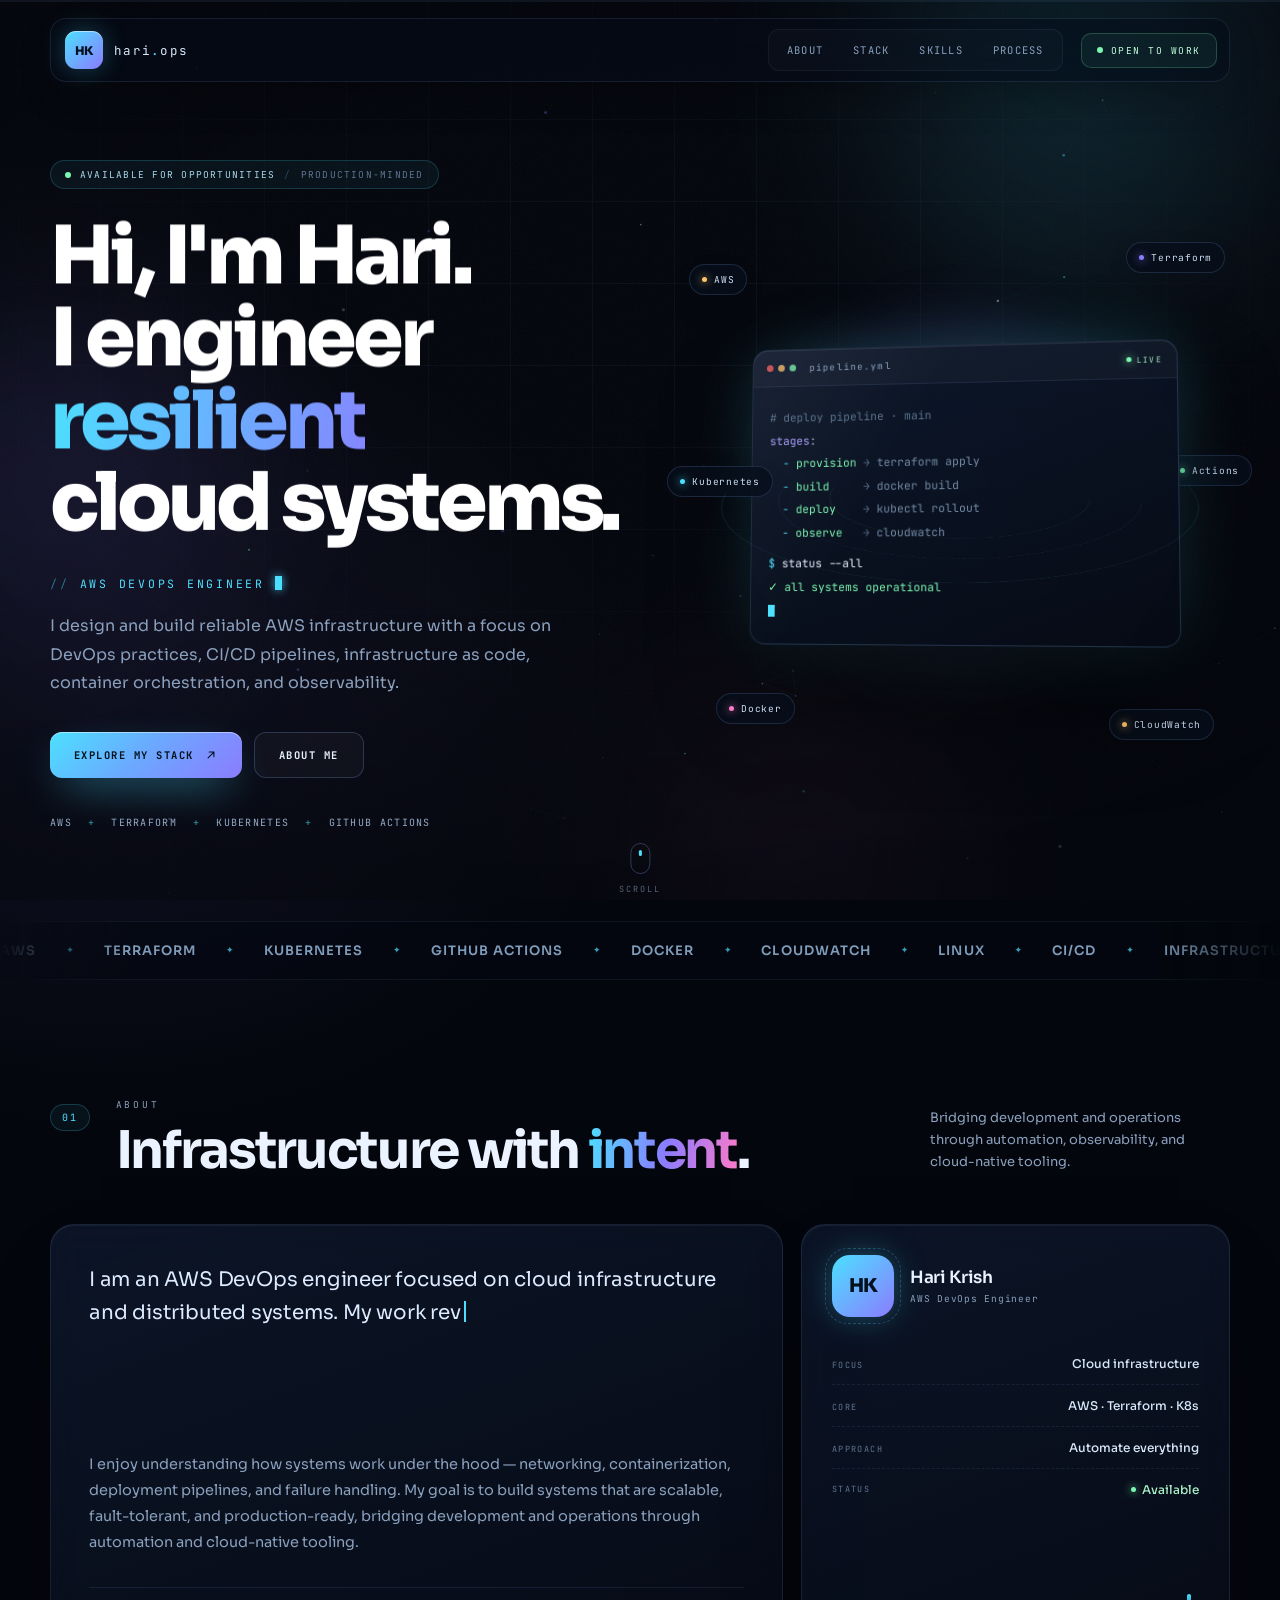
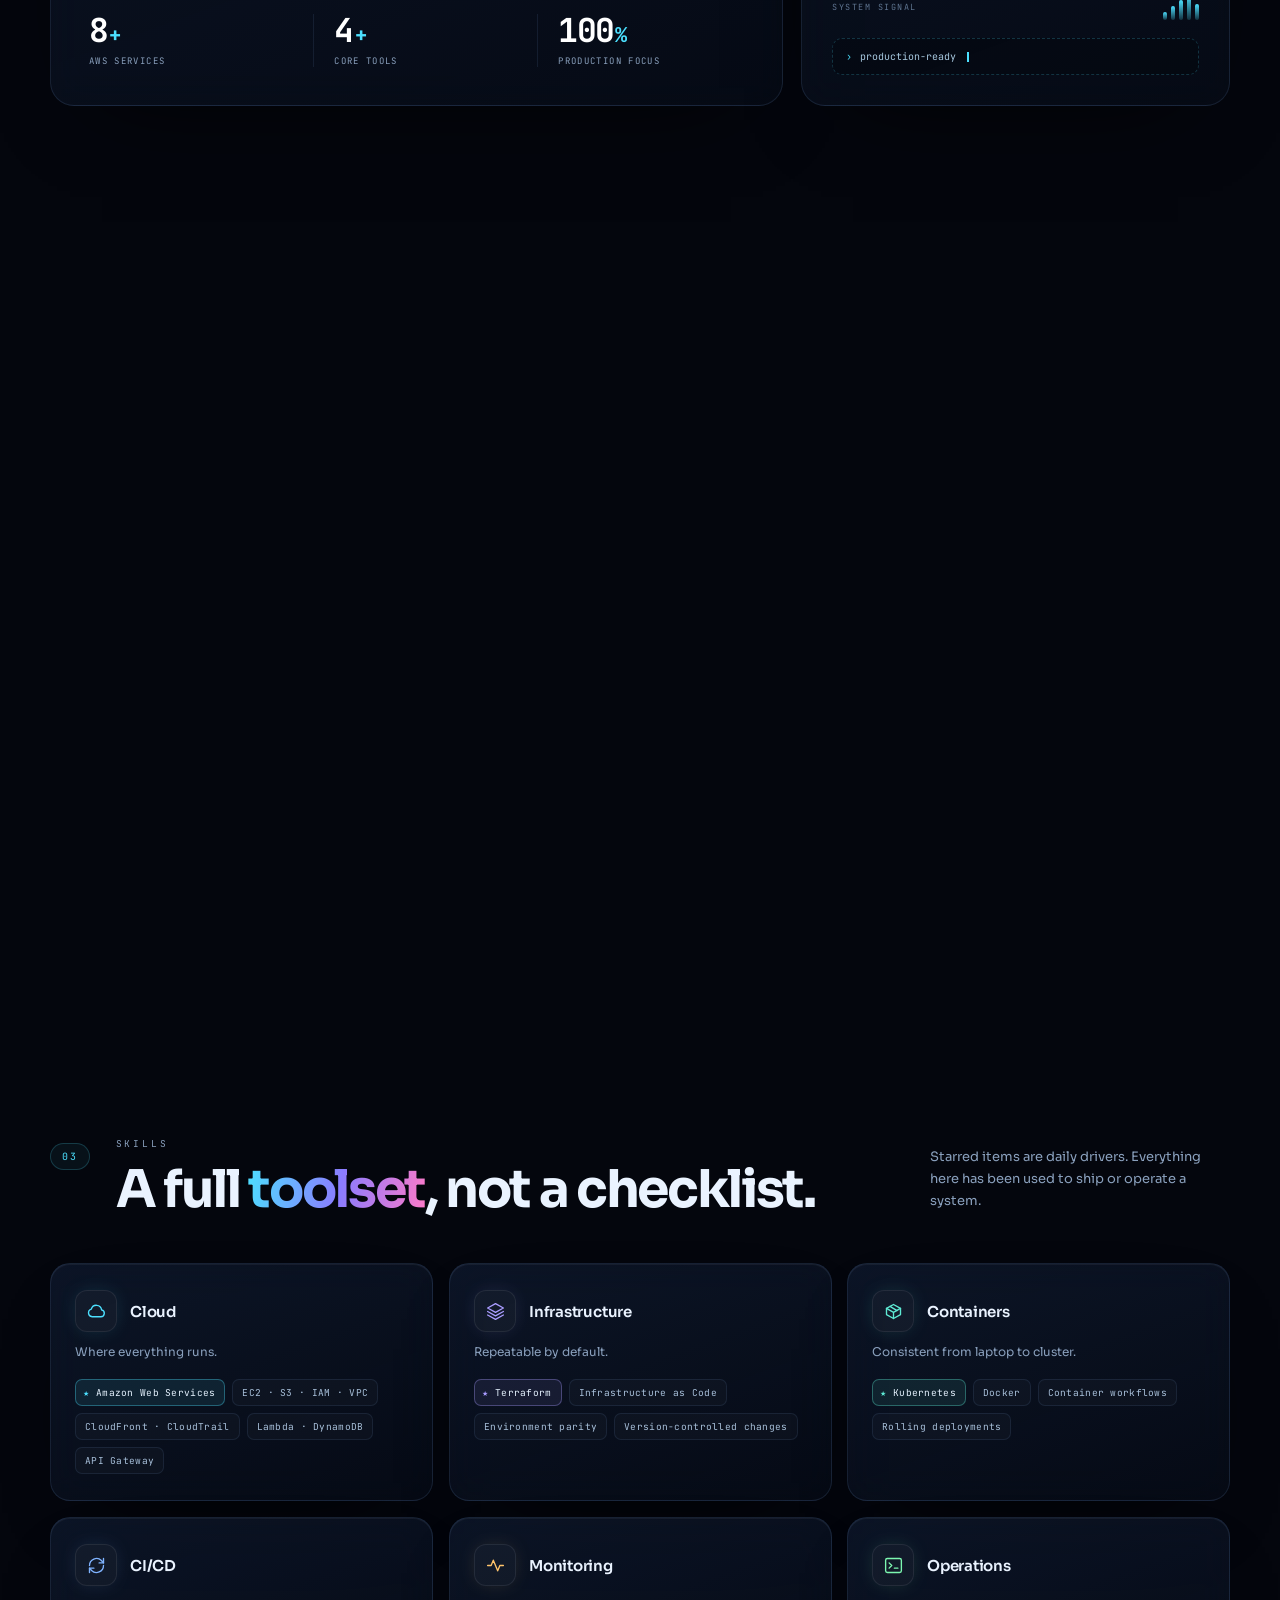
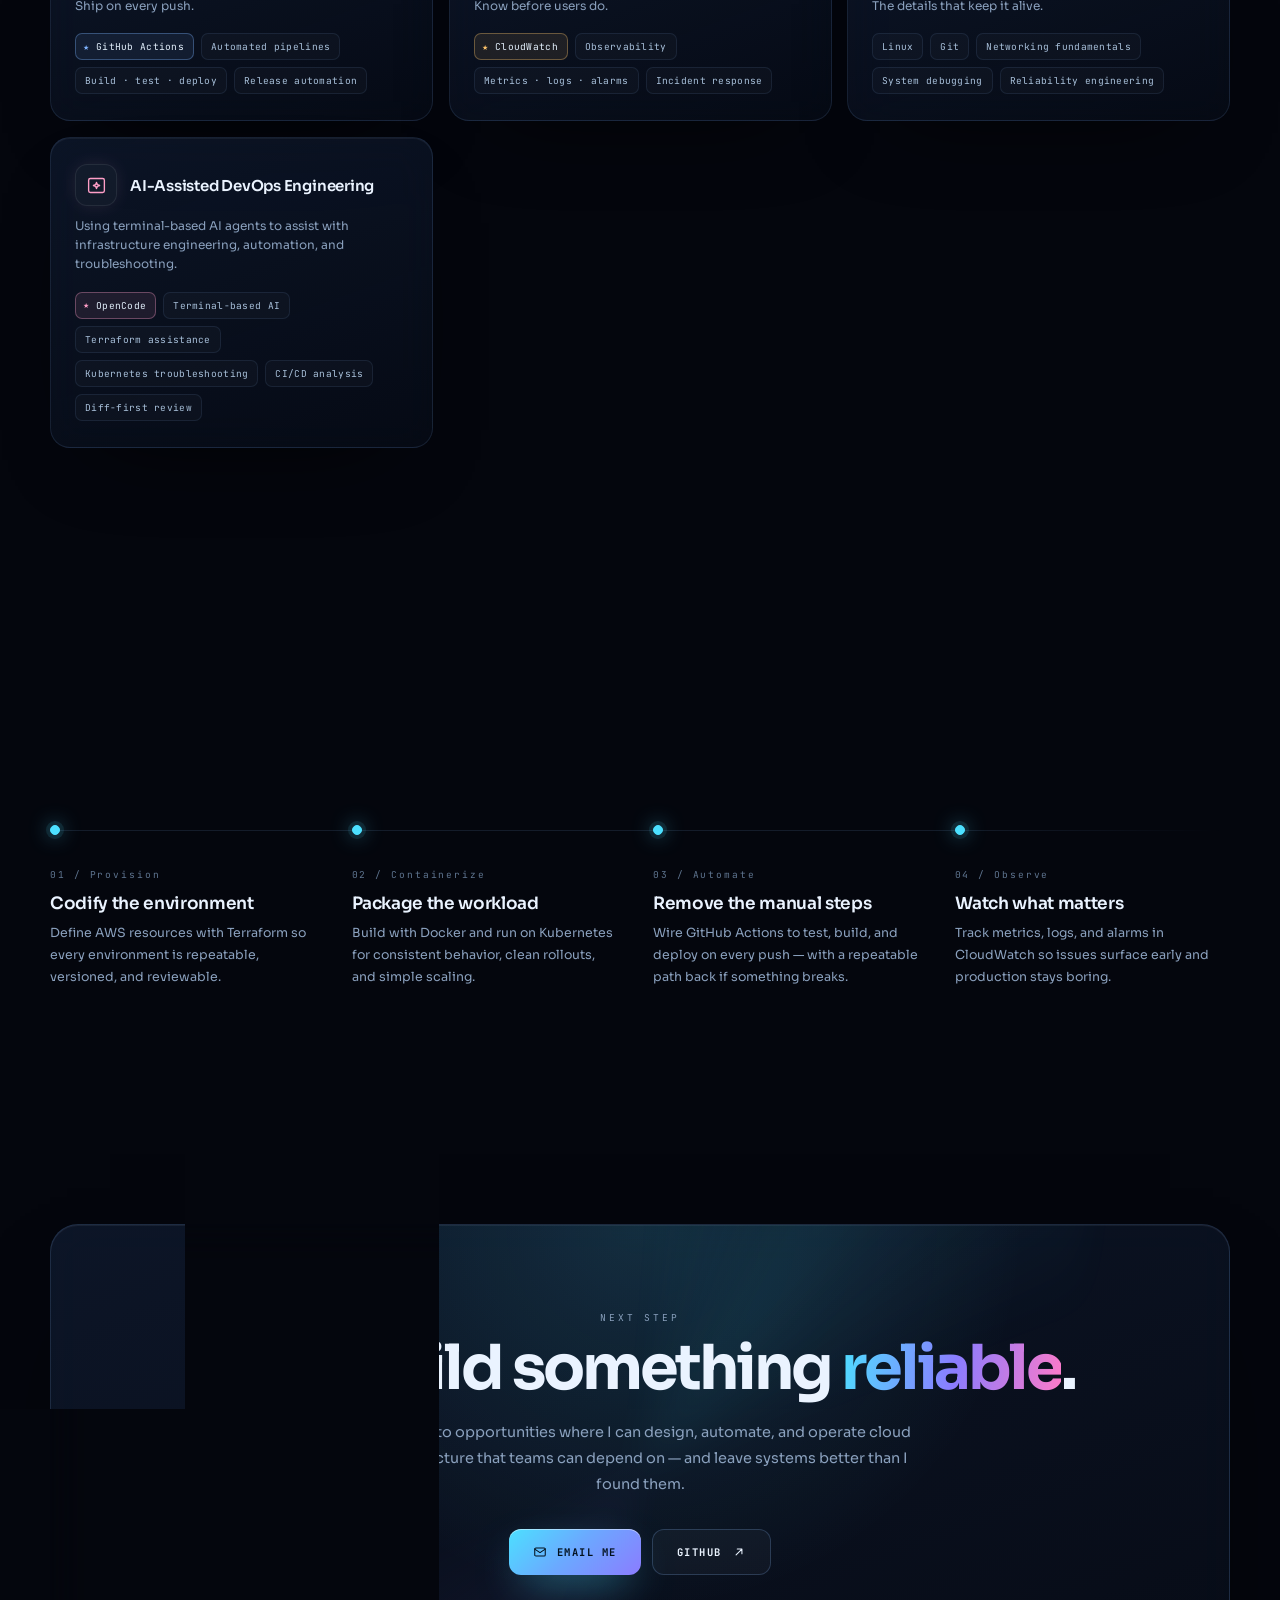
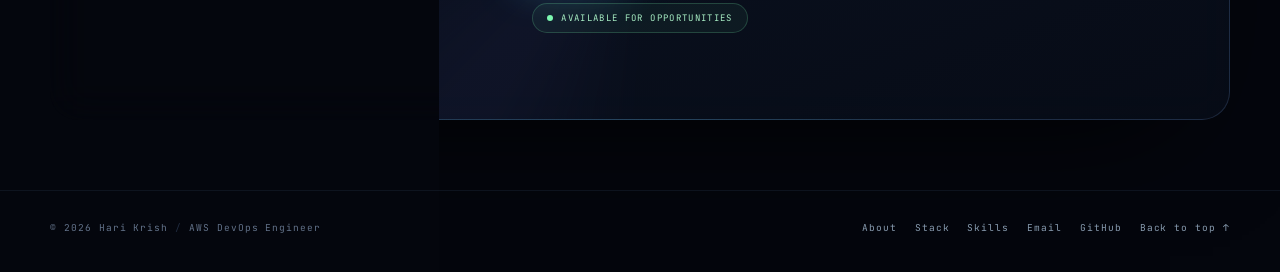
<file: index.html>
<!doctype html>
<html lang="en">
<head>
  <meta charset="utf-8" />
  <meta name="viewport" content="width=device-width, initial-scale=1" />
  <title>Hari Krish — AWS DevOps Engineer</title>
  <meta name="description" content="Hari Krish is an AWS DevOps engineer building reliable, production-ready cloud infrastructure with AWS, Terraform, Kubernetes and GitHub Actions." />
  <meta name="theme-color" content="#04060d" />
  <link rel="preconnect" href="https://fonts.googleapis.com" />
  <link rel="preconnect" href="https://fonts.gstatic.com" crossorigin />
  <link href="https://fonts.googleapis.com/css2?family=JetBrains+Mono:wght@400;500;700&family=Sora:wght@400;500;600;700;800&display=swap" rel="stylesheet" />
  <link rel="icon" href="data:image/svg+xml,%3Csvg xmlns='http://www.w3.org/2000/svg' viewBox='0 0 64 64'%3E%3Cdefs%3E%3ClinearGradient id='g' x1='0' y1='0' x2='1' y2='1'%3E%3Cstop stop-color='%234ce0ff'/%3E%3Cstop offset='1' stop-color='%238b7cff'/%3E%3C/linearGradient%3E%3C/defs%3E%3Crect width='64' height='64' rx='16' fill='url(%23g)'/%3E%3Ctext x='32' y='41' font-family='monospace' font-size='24' font-weight='bold' text-anchor='middle' fill='%2303101d'%3EHK%3C/text%3E%3C/svg%3E" />
  <style>
    /* ─────────────────────────────────────────────
       TOKENS
    ───────────────────────────────────────────── */
    :root {
      --bg: #04060d;
      --ink: #eaf3ff;
      --muted: #8aa0bd;
      --dim: #5f7590;
      --cyan: #4ce0ff;
      --violet: #8b7cff;
      --lime: #7cf7b0;
      --pink: #ff7ac8;
      --amber: #ffc46b;
      --border: rgba(140, 185, 255, 0.12);
      --border-strong: rgba(140, 185, 255, 0.24);
      --surface: linear-gradient(160deg, rgba(16, 28, 50, 0.68), rgba(8, 14, 26, 0.55));
      --font-display: "Sora", ui-sans-serif, system-ui, -apple-system, "Segoe UI", sans-serif;
      --font-mono: "JetBrains Mono", ui-monospace, "SFMono-Regular", Menlo, Consolas, monospace;
      --ease: cubic-bezier(0.22, 1, 0.36, 1);
    }

    *, *::before, *::after { box-sizing: border-box; }
    html { scroll-behavior: smooth; }

    body {
      margin: 0;
      min-height: 100vh;
      overflow-x: hidden;
      background:
        radial-gradient(1100px 760px at 82% -8%, rgba(76, 224, 255, 0.10), transparent 62%),
        radial-gradient(900px 700px at 8% 14%, rgba(139, 124, 255, 0.09), transparent 60%),
        radial-gradient(900px 900px at 50% 118%, rgba(124, 247, 176, 0.05), transparent 60%),
        var(--bg);
      color: var(--ink);
      font-family: var(--font-display);
      -webkit-font-smoothing: antialiased;
      text-rendering: optimizeLegibility;
    }

    body.is-loading { overflow: hidden; }
    body.has-cursor, body.has-cursor * { cursor: none !important; }

    ::selection { background: rgba(76, 224, 255, 0.28); color: #fff; }
    :focus-visible { outline: 2px solid var(--cyan); outline-offset: 4px; border-radius: 4px; }

    ::-webkit-scrollbar { width: 10px; height: 10px; }
    ::-webkit-scrollbar-track { background: #050912; }
    ::-webkit-scrollbar-thumb {
      border-radius: 99px;
      border: 2px solid #050912;
      background: linear-gradient(180deg, var(--cyan), var(--violet));
    }
    html { scrollbar-color: #3b6d8a #050912; scrollbar-width: thin; }

    h1, h2, h3, p { margin: 0; }
    a { color: inherit; }
    button { font: inherit; }
    svg { display: block; }
    .mono { font-family: var(--font-mono); }
    .container { width: min(1180px, calc(100% - 48px)); margin-inline: auto; }
    .sr-only {
      position: absolute; width: 1px; height: 1px; padding: 0; margin: -1px;
      overflow: hidden; clip: rect(0 0 0 0); white-space: nowrap; border: 0;
    }
    section[id], main[id] { scroll-margin-top: 112px; }

    .grad {
      background: linear-gradient(100deg, var(--cyan) 0%, var(--violet) 52%, var(--pink) 100%);
      -webkit-background-clip: text;
      background-clip: text;
      -webkit-text-fill-color: transparent;
      color: transparent;
    }

    /* ─────────────────────────────────────────────
       AMBIENT BACKGROUND
    ───────────────────────────────────────────── */
    .ambient { position: fixed; inset: 0; z-index: 0; overflow: hidden; pointer-events: none; }
    #bgCanvas { position: absolute; inset: 0; width: 100%; height: 100%; opacity: 0.85; }

    .aurora {
      position: absolute;
      border-radius: 50%;
      filter: blur(80px);
      opacity: 0.4;
      mix-blend-mode: screen;
      will-change: transform;
    }
    .aurora-1 {
      width: 620px; height: 620px; top: -240px; right: -120px;
      background: radial-gradient(circle, rgba(76, 224, 255, 0.55), transparent 66%);
      animation: auroraOne 20s ease-in-out infinite alternate;
    }
    .aurora-2 {
      width: 560px; height: 560px; top: 22%; left: -240px;
      background: radial-gradient(circle, rgba(139, 124, 255, 0.45), transparent 68%);
      animation: auroraTwo 26s ease-in-out infinite alternate;
    }
    .aurora-3 {
      width: 520px; height: 520px; bottom: -220px; left: 42%;
      background: radial-gradient(circle, rgba(255, 122, 200, 0.24), transparent 70%);
      animation: auroraThree 24s ease-in-out infinite alternate;
    }

    .grid-plane {
      position: absolute; inset: -5%;
      background-image:
        linear-gradient(rgba(140, 185, 255, 0.055) 1px, transparent 1px),
        linear-gradient(90deg, rgba(140, 185, 255, 0.055) 1px, transparent 1px);
      background-size: 82px 82px;
      -webkit-mask-image: radial-gradient(ellipse 72% 62% at 50% 34%, #000 0%, transparent 78%);
      mask-image: radial-gradient(ellipse 72% 62% at 50% 34%, #000 0%, transparent 78%);
      animation: gridDrift 42s linear infinite;
    }

    .noise {
      position: absolute; inset: 0; opacity: 0.035;
      background-image: url("data:image/svg+xml,%3Csvg viewBox='0 0 220 220' xmlns='http://www.w3.org/2000/svg'%3E%3Cfilter id='n'%3E%3CfeTurbulence type='fractalNoise' baseFrequency='0.86' numOctaves='4' stitchTiles='stitch'/%3E%3C/filter%3E%3Crect width='100%25' height='100%25' filter='url(%23n)'/%3E%3C/svg%3E");
      background-size: 190px 190px;
    }
    .vignette {
      position: absolute; inset: 0;
      background: radial-gradient(ellipse 80% 60% at 50% 40%, transparent 40%, rgba(4, 6, 13, 0.55) 100%);
    }

    /* ─────────────────────────────────────────────
       CUSTOM CURSOR + PROGRESS
    ───────────────────────────────────────────── */
    .cursor-dot, .cursor-ring {
      position: fixed; top: 0; left: 0;
      pointer-events: none;
      z-index: 9999;
      border-radius: 50%;
      opacity: 0;
      display: none;
      will-change: transform;
    }
    body.has-cursor .cursor-dot, body.has-cursor .cursor-ring { display: block; }
    .cursor-dot {
      width: 7px; height: 7px;
      background: var(--cyan);
      box-shadow: 0 0 12px rgba(76, 224, 255, 0.9);
      transition: width 0.25s var(--ease), height 0.25s var(--ease), background 0.25s, opacity 0.3s;
    }
    .cursor-dot.is-hover { width: 16px; height: 16px; background: var(--violet); }
    .cursor-ring {
      width: 36px; height: 36px;
      border: 1px solid rgba(76, 224, 255, 0.45);
      box-shadow: inset 0 0 14px rgba(76, 224, 255, 0.08);
      transition: width 0.35s var(--ease), height 0.35s var(--ease), border-color 0.35s, background 0.35s;
    }
    .cursor-ring.is-hover {
      width: 58px; height: 58px;
      border-color: rgba(139, 124, 255, 0.7);
      background: rgba(139, 124, 255, 0.06);
    }
    .cursor-ring.is-down { width: 26px; height: 26px; border-color: var(--lime); }

    .scroll-progress {
      position: fixed; top: 0; left: 0; right: 0;
      height: 2px; z-index: 900;
      background: rgba(140, 185, 255, 0.08);
      pointer-events: none;
    }
    .scroll-progress span {
      display: block; height: 100%; width: 100%;
      transform: scaleX(0);
      transform-origin: 0 50%;
      background: linear-gradient(90deg, var(--cyan), var(--violet) 55%, var(--pink));
      box-shadow: 0 0 14px rgba(76, 224, 255, 0.8);
    }

    .skip-link {
      position: fixed; top: -80px; left: 16px;
      z-index: 1100;
      padding: 11px 16px;
      border-radius: 10px;
      background: var(--cyan);
      color: #02101c;
      font-family: var(--font-mono); font-size: 10px;
      font-weight: 700; letter-spacing: 0.14em; text-transform: uppercase;
      text-decoration: none;
      transition: top 0.3s var(--ease);
    }
    .skip-link:focus { top: 16px; }

    /* ─────────────────────────────────────────────
       LOADER
    ───────────────────────────────────────────── */
    .loader {
      position: fixed; inset: 0; z-index: 1000;
      display: grid; place-items: center;
      background:
        radial-gradient(700px 500px at 50% 40%, rgba(14, 30, 55, 0.95), transparent 70%),
        #04060d;
      clip-path: inset(0);
      transition: clip-path 1s var(--ease), opacity 0.7s ease 0.15s;
    }
    .loader.is-done { clip-path: inset(0 0 100% 0); opacity: 0; pointer-events: none; }
    .loader-inner { width: min(340px, 78vw); text-align: left; }
    .loader-mark {
      width: 64px; height: 64px; margin-bottom: 30px;
      display: grid; place-items: center;
      border-radius: 18px;
      background: linear-gradient(135deg, var(--cyan), var(--violet));
      color: #03101d;
      font-weight: 800; font-size: 20px; letter-spacing: -0.05em;
      box-shadow: 0 0 40px rgba(76, 224, 255, 0.35);
      animation: loaderPulse 1.6s ease-in-out infinite;
    }
    .loader-meta {
      display: flex; justify-content: space-between; align-items: baseline;
      font-family: var(--font-mono); font-size: 9.5px;
      letter-spacing: 0.22em; text-transform: uppercase; color: var(--muted);
      margin-bottom: 14px;
    }
    .loader-meta span:last-child { color: var(--cyan); font-size: 13px; letter-spacing: 0.05em; }
    .loader-bar { height: 2px; background: rgba(140, 185, 255, 0.12); overflow: hidden; }
    .loader-bar span {
      display: block; height: 100%; width: 100%;
      transform: scaleX(0); transform-origin: 0 50%;
      background: linear-gradient(90deg, var(--cyan), var(--violet), var(--pink));
      box-shadow: 0 0 12px var(--cyan);
    }
    .loader-log {
      margin-top: 18px;
      font-family: var(--font-mono); font-size: 9.5px;
      letter-spacing: 0.16em; text-transform: uppercase; color: var(--dim);
      display: flex; align-items: center; gap: 8px;
    }
    .loader-log i { width: 5px; height: 5px; border-radius: 50%; background: var(--lime); box-shadow: 0 0 8px var(--lime); animation: blink 1.1s steps(1) infinite; }

    /* ─────────────────────────────────────────────
       NAV
    ───────────────────────────────────────────── */
    .nav {
      position: fixed; top: 18px; left: 50%;
      width: min(1180px, calc(100% - 32px));
      transform: translateX(-50%);
      z-index: 500;
      display: flex; align-items: center; gap: 18px;
      padding: 10px 12px 10px 14px;
      border: 1px solid var(--border);
      border-radius: 16px;
      background: rgba(6, 11, 22, 0.55);
      -webkit-backdrop-filter: blur(20px) saturate(150%);
      backdrop-filter: blur(20px) saturate(150%);
      box-shadow: 0 16px 50px -24px rgba(0, 0, 0, 0.9);
      transition: background 0.4s, border-color 0.4s, box-shadow 0.4s, top 0.4s var(--ease);
    }
    .nav.is-scrolled {
      top: 12px;
      background: rgba(6, 11, 22, 0.86);
      border-color: rgba(140, 185, 255, 0.2);
      box-shadow: 0 20px 60px -24px rgba(0, 0, 0, 1), 0 0 30px -18px rgba(76, 224, 255, 0.5);
    }

    .brand { display: inline-flex; align-items: center; gap: 11px; text-decoration: none; flex-shrink: 0; }
    .brand-mark {
      position: relative;
      width: 38px; height: 38px; border-radius: 11px;
      display: grid; place-items: center;
      background: linear-gradient(135deg, var(--cyan), var(--violet));
      color: #03101d;
      font-weight: 800; font-size: 12px; letter-spacing: -0.05em;
      box-shadow: 0 0 24px rgba(76, 224, 255, 0.28), inset 0 1px 0 rgba(255, 255, 255, 0.5);
      transition: transform 0.45s var(--ease), box-shadow 0.45s;
    }
    .brand:hover .brand-mark { transform: rotate(-7deg) scale(1.06); box-shadow: 0 0 34px rgba(76, 224, 255, 0.5); }
    .brand-name {
      font-family: var(--font-mono); font-size: 12.5px;
      letter-spacing: 0.1em; color: #d8e8fb;
    }
    .brand-name .dot { color: var(--cyan); }

    .nav-links {
      margin-left: auto;
      display: flex; align-items: center; gap: 2px;
      padding: 4px;
      border: 1px solid rgba(140, 185, 255, 0.07);
      border-radius: 11px;
      background: rgba(255, 255, 255, 0.018);
    }
    .nav-links a {
      position: relative;
      padding: 9px 14px;
      border-radius: 8px;
      text-decoration: none;
      font-family: var(--font-mono); font-size: 10.5px;
      letter-spacing: 0.12em; text-transform: uppercase;
      color: var(--muted);
      transition: color 0.3s, background 0.3s;
    }
    .nav-links a:hover { color: var(--ink); background: rgba(255, 255, 255, 0.05); }
    .nav-links a.is-active { color: #fff; background: rgba(76, 224, 255, 0.08); }
    .nav-links a.is-active::after {
      content: ''; position: absolute; left: 50%; bottom: 3px;
      width: 3px; height: 3px; border-radius: 50%;
      transform: translateX(-50%);
      background: var(--cyan);
      box-shadow: 0 0 8px var(--cyan);
    }
    .nav-contact-link { display: none; }

    .nav-cta {
      display: inline-flex; align-items: center; gap: 8px;
      padding: 10px 15px;
      border: 1px solid rgba(124, 247, 176, 0.22);
      border-radius: 10px;
      background: rgba(124, 247, 176, 0.06);
      color: #c4ffdc;
      text-decoration: none;
      font-family: var(--font-mono); font-size: 9.5px;
      letter-spacing: 0.16em; text-transform: uppercase;
      transition: background 0.3s, border-color 0.3s, box-shadow 0.3s, transform 0.3s;
      flex-shrink: 0;
    }
    .nav-cta:hover { background: rgba(124, 247, 176, 0.12); border-color: rgba(124, 247, 176, 0.5); box-shadow: 0 0 26px -8px rgba(124, 247, 176, 0.6); transform: translateY(-1px); }
    .status-dot {
      width: 6px; height: 6px; border-radius: 50%;
      background: var(--lime);
      box-shadow: 0 0 0 0 rgba(124, 247, 176, 0.5);
      animation: pingDot 2s ease-in-out infinite;
    }

    .menu-btn {
      display: none;
      width: 42px; height: 42px; margin-left: auto;
      padding: 0; border: 1px solid var(--border);
      border-radius: 11px;
      background: rgba(255, 255, 255, 0.03);
      position: relative;
      cursor: pointer;
    }
    .menu-btn span {
      position: absolute; left: 12px; width: 18px; height: 1.5px;
      background: var(--ink); border-radius: 2px;
      transition: transform 0.4s var(--ease), top 0.4s var(--ease), opacity 0.2s;
    }
    .menu-btn span:nth-child(1) { top: 16px; }
    .menu-btn span:nth-child(2) { top: 24px; }
    .menu-btn[aria-expanded="true"] span:nth-child(1) { top: 20px; transform: rotate(45deg); }
    .menu-btn[aria-expanded="true"] span:nth-child(2) { top: 20px; transform: rotate(-45deg); }

    /* ─────────────────────────────────────────────
       HERO
    ───────────────────────────────────────────── */
    .hero {
      position: relative; z-index: 2;
      min-height: 100svh;
      display: flex; align-items: center;
      padding: 160px 0 92px;
      overflow: hidden;
    }
    .hero-grid {
      display: grid;
      grid-template-columns: 1.05fr 0.95fr;
      gap: 40px;
      align-items: center;
    }
    .hero-copy { position: relative; z-index: 3; }

    .fade-up { opacity: 0; transform: translateY(18px); }
    body.is-loaded .fade-up { animation: riseIn 0.9s var(--ease) var(--d, 0s) forwards; }

    .hero-badge {
      display: inline-flex; align-items: center; gap: 9px; flex-wrap: wrap;
      padding: 7px 14px;
      border: 1px solid rgba(76, 224, 255, 0.18);
      border-radius: 99px;
      background: rgba(76, 224, 255, 0.05);
      font-family: var(--font-mono); font-size: 9.5px;
      letter-spacing: 0.13em; text-transform: uppercase;
      color: #a9d9ec;
      margin-bottom: 26px;
    }
    .hero-badge .ping { width: 6px; height: 6px; border-radius: 50%; background: var(--lime); box-shadow: 0 0 0 0 rgba(124, 247, 176, 0.55); animation: pingDot 2s ease-in-out infinite; }
    .hero-badge .sep { color: rgba(140, 185, 255, 0.3); }
    .hero-badge .subtle { color: var(--dim); }

    .hero-title {
      font-size: clamp(44px, 6.3vw, 84px);
      line-height: 1.02;
      letter-spacing: -0.05em;
      font-weight: 800;
      color: #fff;
      margin: 0;
      text-wrap: balance;
    }
    .hero-title .line { display: block; overflow: hidden; padding-bottom: 0.07em; margin-bottom: -0.07em; }
    .hero-title .word { display: inline-block; transform: translateY(115%); will-change: transform; }
    body.is-loaded .hero-title .word {
      animation: wordUp 1s var(--ease) calc(0.08s + var(--i, 0) * 0.075s) forwards;
    }
    body.is-loaded .hero-title .word.grad {
      animation:
        wordUp 1s var(--ease) calc(0.08s + var(--i, 0) * 0.075s) forwards,
        shimmer 7s linear 1.4s infinite;
      background-size: 220% auto;
    }

    .hero-role {
      display: flex; align-items: center; gap: 10px;
      margin-top: 30px;
      font-family: var(--font-mono); font-size: 11.5px;
      letter-spacing: 0.24em; text-transform: uppercase;
      color: var(--cyan);
      min-height: 1.6em;
    }
    .hero-role .prefix { color: rgba(76, 224, 255, 0.45); }
    .caret {
      display: inline-block; width: 7px; height: 14px;
      background: var(--cyan);
      box-shadow: 0 0 10px rgba(76, 224, 255, 0.8);
      animation: blink 1s steps(1) infinite;
      flex-shrink: 0;
    }

    .hero-desc {
      max-width: 560px;
      margin-top: 20px;
      color: var(--muted);
      font-size: 16px;
      line-height: 1.78;
    }

    .hero-actions { display: flex; flex-wrap: wrap; gap: 12px; margin-top: 34px; }

    .btn {
      position: relative;
      display: inline-flex; align-items: center; justify-content: center; gap: 10px;
      padding: 15px 24px;
      border: 0; border-radius: 12px;
      overflow: hidden;
      text-decoration: none;
      font-family: var(--font-mono); font-size: 10.5px; font-weight: 700;
      letter-spacing: 0.14em; text-transform: uppercase;
      transform: translate3d(var(--tx, 0px), var(--ty, 0px), 0);
      transition: transform 0.35s var(--ease), box-shadow 0.35s, border-color 0.35s, background 0.35s, color 0.35s;
      will-change: transform;
      isolation: isolate;
    }
    .btn::before {
      content: '';
      position: absolute; top: 0; left: -90%;
      width: 55%; height: 100%;
      background: linear-gradient(90deg, transparent, rgba(255, 255, 255, 0.35), transparent);
      transform: skewX(-22deg);
      transition: left 0.7s var(--ease);
      pointer-events: none;
    }
    .btn:hover::before { left: 140%; }
    .btn svg { width: 14px; height: 14px; stroke: currentColor; stroke-width: 1.8; fill: none; stroke-linecap: round; stroke-linejoin: round; }

    .btn-primary {
      background: linear-gradient(135deg, var(--cyan) 0%, #6ba9ff 48%, var(--violet) 100%);
      color: #02101c;
      box-shadow: 0 16px 44px -14px rgba(76, 224, 255, 0.65), inset 0 1px 0 rgba(255, 255, 255, 0.45);
    }
    .btn-primary:hover { box-shadow: 0 20px 56px -12px rgba(76, 224, 255, 0.8), inset 0 1px 0 rgba(255, 255, 255, 0.55); }
    .btn-ghost {
      border: 1px solid rgba(140, 185, 255, 0.22);
      background: rgba(255, 255, 255, 0.03);
      color: var(--ink);
    }
    .btn-ghost:hover { border-color: rgba(76, 224, 255, 0.5); background: rgba(76, 224, 255, 0.06); box-shadow: 0 0 34px -8px rgba(76, 224, 255, 0.35); }

    .ripple {
      position: absolute;
      width: 12px; height: 12px;
      border-radius: 50%;
      background: rgba(255, 255, 255, 0.4);
      transform: translate(-50%, -50%) scale(0);
      animation: ripple 0.75s ease-out forwards;
      pointer-events: none;
      z-index: 0;
    }

    .hero-meta {
      display: flex; align-items: center; flex-wrap: wrap; gap: 10px 16px;
      margin-top: 38px;
      font-family: var(--font-mono); font-size: 10px;
      letter-spacing: 0.13em; text-transform: uppercase;
      color: #95abc6;
    }
    .hero-meta i { font-style: normal; color: rgba(76, 224, 255, 0.65); }

    .scroll-cue {
      position: absolute; left: 50%; bottom: 26px;
      transform: translateX(-50%);
      display: flex; flex-direction: column; align-items: center; gap: 9px;
      text-decoration: none;
      font-family: var(--font-mono); font-size: 8.5px;
      letter-spacing: 0.22em; text-transform: uppercase;
      color: rgba(138, 160, 189, 0.6);
      transition: color 0.3s;
    }
    .scroll-cue:hover { color: var(--cyan); }
    .scroll-cue .wheel {
      width: 20px; height: 31px;
      border: 1px solid rgba(140, 185, 255, 0.28);
      border-radius: 12px;
      position: relative;
    }
    .scroll-cue .wheel::after {
      content: '';
      position: absolute; left: 50%; top: 6px;
      width: 3px; height: 6px; border-radius: 2px;
      background: var(--cyan);
      transform: translateX(-50%);
      animation: wheel 1.9s ease-in-out infinite;
    }

    /* ─────────────────────────────────────────────
       HERO VISUAL / TERMINAL
    ───────────────────────────────────────────── */
    .hero-visual {
      position: relative;
      height: 560px;
      perspective: 1200px;
      opacity: 0;
      transform: translateY(26px) scale(0.96);
    }
    body.is-loaded .hero-visual { animation: visualIn 1.2s var(--ease) 0.45s forwards; }

    .stage-glow {
      position: absolute; top: 50%; left: 50%;
      width: 430px; height: 430px;
      transform: translate(-50%, -50%);
      background: radial-gradient(circle, rgba(76, 224, 255, 0.2), rgba(139, 124, 255, 0.12) 42%, transparent 70%);
      filter: blur(18px);
      animation: stagePulse 6s ease-in-out infinite;
      pointer-events: none;
    }

    .stage { position: absolute; inset: 0; transform-style: preserve-3d; transition: transform 0.5s var(--ease); }

    .stage-ring {
      position: absolute; top: 50%; left: 50%;
      border-radius: 50%;
      pointer-events: none;
      transform: translate(-50%, -50%) rotateX(72deg);
    }
    .ring-a {
      width: 470px; height: 470px;
      border: 1px solid rgba(76, 224, 255, 0.1);
      animation: orbitSpin 24s linear infinite;
    }
    .ring-b {
      width: 360px; height: 360px;
      border: 1px dashed rgba(139, 124, 255, 0.14);
      animation: orbitSpin 18s linear infinite reverse;
    }
    .ring-c {
      width: 260px; height: 260px;
      border: 1px dotted rgba(124, 247, 176, 0.16);
      animation: orbitSpin 13s linear infinite;
    }

    .terminal-wrap {
      position: absolute; inset: 0;
      display: grid; place-items: center;
      animation: terminalFloat 8s ease-in-out infinite;
      transform-style: preserve-3d;
    }
    .terminal {
      width: min(432px, 92%);
      border-radius: 16px;
      overflow: hidden;
      background: linear-gradient(160deg, rgba(13, 24, 44, 0.97), rgba(5, 10, 20, 0.98));
      border: 1px solid rgba(150, 200, 255, 0.17);
      box-shadow:
        0 50px 120px -30px rgba(0, 0, 0, 0.95),
        0 0 70px -18px rgba(76, 224, 255, 0.35),
        inset 0 1px 0 rgba(255, 255, 255, 0.08);
      transform: rotateX(4deg) rotateY(-8deg);
      position: relative;
      z-index: 2;
    }
    .terminal::after {
      content: '';
      position: absolute; inset: 0;
      background: linear-gradient(120deg, rgba(255, 255, 255, 0.05), transparent 38%);
      pointer-events: none;
    }
    .term-bar {
      display: flex; align-items: center; gap: 10px;
      padding: 12px 14px;
      background: rgba(255, 255, 255, 0.025);
      border-bottom: 1px solid rgba(140, 185, 255, 0.1);
    }
    .term-dots { display: flex; gap: 5px; }
    .term-dots i { width: 7px; height: 7px; border-radius: 50%; background: rgba(255, 95, 95, 0.75); }
    .term-dots i:nth-child(2) { background: rgba(255, 196, 107, 0.75); }
    .term-dots i:nth-child(3) { background: rgba(124, 247, 176, 0.75); }
    .term-file { font-size: 9.5px; letter-spacing: 0.12em; color: var(--muted); margin-left: 4px; }
    .term-live {
      margin-left: auto;
      display: inline-flex; align-items: center; gap: 5px;
      font-size: 8px; letter-spacing: 0.16em; text-transform: uppercase;
      color: #9fe6bb;
    }
    .term-live i { width: 5px; height: 5px; border-radius: 50%; background: var(--lime); box-shadow: 0 0 8px var(--lime); animation: blink 1.4s steps(1) infinite; }

    .term-body {
      padding: 20px 18px 22px;
      font-size: 11.5px; line-height: 2.05;
      color: #b9cde5;
      white-space: normal;
      overflow: hidden;
    }
    .t-line { display: block; opacity: 0; transform: translateX(-6px); white-space: pre; }
    body.is-loaded .t-line { animation: lineIn 0.4s var(--ease) calc(0.55s + var(--l, 0) * 0.075s) forwards; }
    .t-com { color: #58708c; }
    .t-key { color: #a99cff; }
    .t-str { color: #7cf7b0; }
    .t-dim { color: #738aa5; }
    .t-arrow { color: #4d6480; }
    .t-dash { color: var(--cyan); }
    .t-prompt { color: var(--cyan); }
    .t-cmd { color: #eaf3ff; }
    .t-ok { color: #7cf7b0; }
    .t-gap { height: 0.7em; }
    .t-caret {
      display: inline-block; width: 7px; height: 12px;
      vertical-align: -2px;
      background: var(--cyan);
      animation: blink 1s steps(1) infinite;
    }

    .tech-chip {
      position: absolute; z-index: 3;
      display: inline-flex; align-items: center; gap: 7px;
      padding: 8px 12px;
      border: 1px solid rgba(140, 185, 255, 0.16);
      border-radius: 999px;
      background: rgba(7, 14, 27, 0.8);
      -webkit-backdrop-filter: blur(12px);
      backdrop-filter: blur(12px);
      font-family: var(--font-mono); font-size: 9.5px;
      letter-spacing: 0.08em; color: #cfe0f5;
      box-shadow: 0 14px 34px -14px rgba(0, 0, 0, 0.9);
      animation: chipFloat 6s ease-in-out infinite;
    }
    .tech-chip i { width: 5px; height: 5px; border-radius: 50%; background: var(--cyan); box-shadow: 0 0 9px currentColor; }
    .chip-1 { top: 9%; left: 0; animation-delay: 0s; }
    .chip-2 { top: 5%; right: 1%; animation-delay: 1.1s; }
    .chip-3 { top: 45%; left: -4%; animation-delay: 0.5s; }
    .chip-4 { top: 43%; right: -4%; animation-delay: 1.7s; }
    .chip-5 { bottom: 9%; left: 5%; animation-delay: 2.2s; }
    .chip-6 { bottom: 6%; right: 3%; animation-delay: 0.9s; }
    .chip-1 i { background: var(--amber); color: var(--amber); }
    .chip-2 i { background: var(--violet); color: var(--violet); }
    .chip-3 i { background: var(--cyan); color: var(--cyan); }
    .chip-4 i { background: var(--lime); color: var(--lime); }
    .chip-5 i { background: var(--pink); color: var(--pink); }
    .chip-6 i { background: var(--amber); color: var(--amber); }
    /* ─────────────────────────────────────────────
       MARQUEE
    ───────────────────────────────────────────── */
    .marquee {
      position: relative; z-index: 2;
      padding: 20px 0;
      overflow: hidden;
      border-top: 1px solid rgba(140, 185, 255, 0.08);
      border-bottom: 1px solid rgba(140, 185, 255, 0.08);
      background: rgba(4, 8, 16, 0.45);
      -webkit-mask-image: linear-gradient(90deg, transparent, #000 10%, #000 90%, transparent);
      mask-image: linear-gradient(90deg, transparent, #000 10%, #000 90%, transparent);
    }
    .marquee-track { display: flex; width: max-content; animation: marquee 36s linear infinite; }
    .marquee:hover .marquee-track { animation-play-state: paused; }
    .marquee-group { display: flex; align-items: center; gap: 30px; padding-right: 30px; flex-shrink: 0; }
    .marquee-group span {
      font-size: 13px; font-weight: 600;
      letter-spacing: 0.08em; text-transform: uppercase;
      color: #7f9dbb; white-space: nowrap;
    }
    .marquee-group i { font-style: normal; font-size: 9px; color: var(--cyan); opacity: 0.7; }

    /* ─────────────────────────────────────────────
       SHARED SECTION / SURFACE
    ───────────────────────────────────────────── */
    .section { position: relative; z-index: 2; padding: 118px 0; }

    .section-head {
      display: grid;
      grid-template-columns: auto 1fr auto;
      gap: 26px;
      align-items: end;
      margin-bottom: 46px;
    }
    .section-index {
      align-self: start;
      margin-top: 6px;
      padding: 6px 11px;
      border: 1px solid rgba(76, 224, 255, 0.2);
      border-radius: 999px;
      background: rgba(76, 224, 255, 0.05);
      font-family: var(--font-mono); font-size: 10px;
      letter-spacing: 0.18em; color: var(--cyan);
    }
    .eyebrow {
      font-family: var(--font-mono); font-size: 9.5px;
      letter-spacing: 0.3em; text-transform: uppercase;
      color: var(--muted); margin-bottom: 12px;
    }
    .section-title-wrap h2 {
      font-size: clamp(32px, 4.2vw, 52px);
      line-height: 1.06;
      letter-spacing: -0.045em;
      font-weight: 700;
    }
    .section-note {
      max-width: 300px;
      padding-bottom: 5px;
      color: var(--muted);
      font-size: 13px; line-height: 1.7;
    }

    .surface {
      position: relative;
      border: 1px solid var(--border);
      border-radius: 24px;
      background: var(--surface);
      -webkit-backdrop-filter: blur(18px) saturate(130%);
      backdrop-filter: blur(18px) saturate(130%);
      box-shadow: inset 0 1px 0 rgba(255, 255, 255, 0.05), 0 34px 90px -52px #000;
      overflow: hidden;
      transition: border-color 0.4s, box-shadow 0.4s;
    }
    .surface::before {
      content: '';
      position: absolute; inset: 0;
      background: radial-gradient(440px circle at var(--mx, 50%) var(--my, 0%), rgba(76, 224, 255, 0.1), transparent 65%);
      opacity: 0;
      transition: opacity 0.4s;
      pointer-events: none;
    }
    .surface:hover::before { opacity: 1; }

    [data-reveal] {
      opacity: 0;
      transform: translateY(34px);
      filter: blur(6px);
      transition:
        opacity 0.9s var(--ease) var(--delay, 0s),
        transform 0.9s var(--ease) var(--delay, 0s),
        filter 0.9s var(--ease) var(--delay, 0s);
    }
    [data-reveal].is-visible { opacity: 1; transform: none; filter: none; }

    /* ─────────────────────────────────────────────
       ABOUT
    ───────────────────────────────────────────── */
    .about-grid { display: grid; grid-template-columns: 1.45fr 0.85fr; gap: 18px; align-items: stretch; }
    .about-copy { padding: 38px; }
    .lead {
      font-size: clamp(17px, 1.9vw, 20px);
      line-height: 1.66;
      color: #dcebff;
      letter-spacing: -0.01em;
    }
    .type-caret {
      display: inline-block; width: 2px; height: 1.05em;
      margin-left: 3px; vertical-align: -0.16em;
      background: var(--cyan);
      animation: blink 1s steps(1) infinite;
    }
    .body-copy { margin-top: 22px; color: var(--muted); font-size: 14.5px; line-height: 1.8; }

    .stat-row {
      display: grid; grid-template-columns: repeat(3, 1fr);
      gap: 18px;
      margin-top: 32px; padding-top: 26px;
      border-top: 1px solid rgba(140, 185, 255, 0.1);
    }
    .stat { display: flex; flex-direction: column; gap: 8px; min-width: 0; }
    .stat + .stat { border-left: 1px solid rgba(140, 185, 255, 0.1); padding-left: 20px; }
    .stat-num {
      font-family: var(--font-mono); font-size: clamp(25px, 2.8vw, 33px);
      font-weight: 700; line-height: 1; letter-spacing: -0.05em; color: #fff;
    }
    .stat-num em { font-style: normal; color: var(--cyan); font-size: 0.62em; margin-left: 2px; }
    .stat-label {
      font-family: var(--font-mono); font-size: 9px;
      letter-spacing: 0.15em; text-transform: uppercase; color: var(--muted);
    }

    .id-card { padding: 30px; display: flex; flex-direction: column; }
    .id-head { display: flex; align-items: center; gap: 16px; }
    .monogram {
      position: relative;
      width: 62px; height: 62px; flex-shrink: 0;
      border-radius: 18px;
      display: grid; place-items: center;
      background: linear-gradient(135deg, var(--cyan), var(--violet));
      color: #03101d;
      font-weight: 800; font-size: 19px; letter-spacing: -0.06em;
      box-shadow: 0 0 34px -6px rgba(76, 224, 255, 0.5);
      z-index: 1;
    }
    .monogram::after {
      content: '';
      position: absolute; inset: -7px;
      border: 1px dashed rgba(76, 224, 255, 0.25);
      border-radius: 23px;
      animation: spin 16s linear infinite;
    }
    .id-name { font-size: 17px; font-weight: 600; letter-spacing: -0.02em; }
    .id-role { margin-top: 4px; font-family: var(--font-mono); font-size: 9.5px; letter-spacing: 0.08em; color: var(--muted); }

    .id-rows { margin-top: 26px; }
    .id-row {
      display: flex; justify-content: space-between; align-items: baseline; gap: 14px;
      padding: 13px 0;
      border-bottom: 1px dashed rgba(140, 185, 255, 0.1);
    }
    .id-row:last-child { border-bottom: 0; }
    .id-row span {
      font-family: var(--font-mono); font-size: 8.5px;
      letter-spacing: 0.16em; text-transform: uppercase; color: var(--dim);
      flex-shrink: 0;
    }
    .id-row strong { font-size: 12px; font-weight: 500; color: #d6e7fa; text-align: right; }
    .id-row strong.status { display: inline-flex; align-items: center; gap: 6px; color: #a9efc5; }
    .id-row strong.status i { width: 5px; height: 5px; border-radius: 50%; background: var(--lime); box-shadow: 0 0 8px var(--lime); }

    .id-signal {
      margin-top: auto; padding-top: 24px;
      display: flex; align-items: center; justify-content: space-between;
    }
    .id-signal span {
      font-family: var(--font-mono); font-size: 8.5px;
      letter-spacing: 0.18em; text-transform: uppercase; color: var(--dim);
    }
    .bars { display: flex; align-items: flex-end; gap: 4px; height: 26px; }
    .bars i {
      width: 4px; border-radius: 2px;
      background: linear-gradient(180deg, var(--cyan), rgba(76, 224, 255, 0.18));
      transform-origin: bottom;
      animation: signal 1.6s ease-in-out infinite;
    }
    .bars i:nth-child(1) { height: 8px; animation-delay: 0s; }
    .bars i:nth-child(2) { height: 14px; animation-delay: 0.15s; }
    .bars i:nth-child(3) { height: 20px; animation-delay: 0.3s; }
    .bars i:nth-child(4) { height: 26px; animation-delay: 0.45s; }
    .bars i:nth-child(5) { height: 16px; animation-delay: 0.6s; }

    .id-prompt {
      margin-top: 18px;
      padding: 11px 13px;
      border: 1px dashed rgba(76, 224, 255, 0.2);
      border-radius: 10px;
      background: rgba(0, 0, 0, 0.22);
      font-family: var(--font-mono); font-size: 10px;
      color: #a8c9e0;
      display: flex; align-items: center; gap: 8px;
    }
    .id-prompt > span:first-child { color: var(--cyan); }

    /* ─────────────────────────────────────────────
       CORE STACK
    ───────────────────────────────────────────── */
    .stack-grid { display: grid; grid-template-columns: repeat(4, 1fr); gap: 16px; }
    .stack-reveal, .skill-reveal { height: 100%; }

    .stack-card {
      height: 100%;
      padding: 27px 23px 23px;
      display: flex; flex-direction: column;
      border-radius: 22px;
    }
    .stack-card::after {
      content: '';
      position: absolute; top: 0; left: 12%; right: 12%;
      height: 1px;
      background: linear-gradient(90deg, transparent, var(--tint, var(--cyan)), transparent);
      opacity: 0;
      transition: opacity 0.4s;
    }
    .stack-card:hover { border-color: rgba(160, 205, 255, 0.28); box-shadow: 0 30px 70px -40px #000, 0 0 44px -24px var(--tint, var(--cyan)); }
    .stack-card:hover::after { opacity: 1; }

    .stack-top { display: flex; justify-content: space-between; align-items: flex-start; margin-bottom: 30px; }
    .stack-icon {
      width: 50px; height: 50px;
      display: grid; place-items: center;
      border: 1px solid rgba(255, 255, 255, 0.09);
      border-radius: 14px;
      background: rgba(255, 255, 255, 0.04);
      color: var(--tint, var(--cyan));
      box-shadow: 0 0 30px -12px var(--tint, var(--cyan));
      transition: transform 0.5s var(--ease), background 0.4s;
    }
    .stack-icon svg { width: 25px; height: 25px; stroke: currentColor; stroke-width: 1.55; fill: none; stroke-linecap: round; stroke-linejoin: round; }
    .stack-card:hover .stack-icon { transform: translateY(-3px) rotate(-5deg) scale(1.05); background: rgba(255, 255, 255, 0.07); }
    .stack-num { font-family: var(--font-mono); font-size: 9.5px; letter-spacing: 0.2em; color: rgba(190, 215, 245, 0.35); }
    .stack-card h3 { font-size: 17.5px; line-height: 1.28; letter-spacing: -0.02em; font-weight: 600; margin-bottom: 10px; }
    .stack-card > p { color: var(--muted); font-size: 12.5px; line-height: 1.7; }
    .stack-tags { display: flex; flex-wrap: wrap; gap: 6px; margin-top: auto; padding-top: 22px; }
    .stack-tags span {
      padding: 4px 7px;
      border: 1px solid rgba(140, 185, 255, 0.1);
      border-radius: 6px;
      background: rgba(255, 255, 255, 0.02);
      font-family: var(--font-mono); font-size: 8px;
      letter-spacing: 0.08em; text-transform: uppercase; color: var(--dim);
    }

    .stack-reveal-wide { grid-column: 1 / -1; }
    .stack-card-wide {
      display: grid;
      grid-template-columns: auto minmax(0, 1fr) auto;
      align-items: center;
      gap: 26px;
      padding: 26px 28px;
    }
    .stack-card-wide .stack-top { margin-bottom: 0; gap: 14px; align-items: center; }
    .stack-card-wide .stack-wide-copy h3 { margin-bottom: 6px; }
    .stack-card-wide .stack-wide-copy > p { color: var(--muted); font-size: 12.5px; line-height: 1.7; max-width: 560px; }
    .stack-card-wide .stack-tags { margin-top: 0; padding-top: 0; justify-content: flex-end; max-width: 320px; }

    /* ─────────────────────────────────────────────
       SKILLS
    ───────────────────────────────────────────── */
    .skills-grid { display: grid; grid-template-columns: repeat(3, 1fr); gap: 16px; }
    .skill-card {
      height: 100%;
      padding: 26px 24px;
      display: flex; flex-direction: column; gap: 18px;
      border-radius: 20px;
    }
    .skill-card:hover { border-color: rgba(160, 205, 255, 0.26); box-shadow: 0 26px 60px -42px #000, 0 0 40px -24px var(--tint, var(--cyan)); }
    .skill-head { display: flex; align-items: center; gap: 13px; }
    .skill-icon {
      width: 42px; height: 42px; flex-shrink: 0;
      display: grid; place-items: center;
      border: 1px solid rgba(255, 255, 255, 0.08);
      border-radius: 12px;
      background: rgba(255, 255, 255, 0.035);
      color: var(--tint, var(--cyan));
      box-shadow: 0 0 26px -14px var(--tint, var(--cyan));
      transition: transform 0.5s var(--ease), background 0.4s;
    }
    .skill-icon svg { width: 21px; height: 21px; stroke: currentColor; stroke-width: 1.55; fill: none; stroke-linecap: round; stroke-linejoin: round; }
    .skill-card:hover .skill-icon { transform: rotate(-7deg) scale(1.06); background: rgba(255, 255, 255, 0.07); }
    .skill-head h3 { font-size: 15px; font-weight: 600; letter-spacing: -0.015em; }
    .skill-sub { font-size: 12px; line-height: 1.6; color: var(--muted); margin-top: -8px; }
    .skill-card ul { list-style: none; padding: 0; margin: 0; display: flex; flex-wrap: wrap; gap: 7px; }
    .skill-card li {
      position: relative;
      padding: 6px 9px;
      border: 1px solid rgba(140, 185, 255, 0.1);
      border-radius: 7px;
      background: rgba(255, 255, 255, 0.025);
      font-family: var(--font-mono); font-size: 9.5px;
      letter-spacing: 0.03em; color: #a9c1db;
      transition: transform 0.35s var(--ease), color 0.35s, border-color 0.35s, background 0.35s;
      transition-delay: calc(var(--i, 0) * 22ms);
    }
    .skill-card li.flagship {
      color: #e6f3ff;
      border-color: color-mix(in srgb, var(--tint, var(--cyan)) 34%, transparent);
      background: color-mix(in srgb, var(--tint, var(--cyan)) 9%, transparent);
      padding-left: 20px;
    }
    .skill-card li.flagship::before {
      content: '★';
      position: absolute; left: 7px; top: 50%;
      transform: translateY(-50%);
      font-size: 7px;
      color: var(--tint, var(--cyan));
    }
    .skill-card:hover li { color: #e0eefc; border-color: rgba(160, 205, 255, 0.24); transform: translateY(-2px); }
    .skill-card li:nth-child(1) { --i: 1; }
    .skill-card li:nth-child(2) { --i: 2; }
    .skill-card li:nth-child(3) { --i: 3; }
    .skill-card li:nth-child(4) { --i: 4; }
    .skill-card li:nth-child(5) { --i: 5; }
    .skill-card li:nth-child(6) { --i: 6; }

    /* ─────────────────────────────────────────────
       PROCESS
    ───────────────────────────────────────────── */
    .process { position: relative; display: grid; grid-template-columns: repeat(4, 1fr); gap: 26px; padding-top: 58px; }
    .process-track {
      position: absolute; top: 20px; left: 6px; right: 6px;
      height: 1px;
      background: rgba(140, 185, 255, 0.12);
      overflow: hidden;
      -webkit-mask-image: linear-gradient(90deg, #000 0 77%, transparent 100%);
      mask-image: linear-gradient(90deg, #000 0 77%, transparent 100%);
    }
    .process-track span {
      display: block; width: 0; height: 100%;
      background: linear-gradient(90deg, var(--cyan), var(--violet) 55%, var(--lime));
      box-shadow: 0 0 14px rgba(76, 224, 255, 0.8);
      transition: width 0.1s linear;
    }
    .step { position: relative; padding-right: 8px; }
    .step::before {
      content: '';
      position: absolute; top: -43px; left: 0;
      width: 10px; height: 10px; border-radius: 50%;
      background: #071020;
      border: 1px solid rgba(76, 224, 255, 0.35);
      transition: background 0.5s, box-shadow 0.5s, border-color 0.5s;
      z-index: 1;
    }
    .step.is-visible::before {
      background: var(--cyan);
      border-color: var(--cyan);
      box-shadow: 0 0 0 4px rgba(76, 224, 255, 0.1), 0 0 20px rgba(76, 224, 255, 0.8);
    }
    .step-num {
      display: block; margin-bottom: 12px;
      font-family: var(--font-mono); font-size: 9.5px;
      letter-spacing: 0.2em; color: var(--dim);
    }
    .step h3 { font-size: 17px; font-weight: 600; letter-spacing: -0.02em; margin-bottom: 9px; transition: color 0.3s; }
    .step:hover h3 { color: var(--cyan); }
    .step p { font-size: 12.5px; line-height: 1.75; color: var(--muted); }

    /* ─────────────────────────────────────────────
       CONTACT + FOOTER
    ───────────────────────────────────────────── */
    .contact-section { padding: 118px 0 70px; }
    .contact {
      position: relative;
      padding: clamp(46px, 7vw, 86px) clamp(24px, 5vw, 64px);
      border: 1px solid rgba(140, 185, 255, 0.16);
      border-radius: 28px;
      background:
        radial-gradient(620px circle at 50% 0%, rgba(76, 224, 255, 0.13), transparent 62%),
        linear-gradient(160deg, rgba(16, 28, 50, 0.72), rgba(8, 14, 26, 0.72));
      -webkit-backdrop-filter: blur(20px);
      backdrop-filter: blur(20px);
      box-shadow: inset 0 1px 0 rgba(255, 255, 255, 0.06), 0 50px 120px -60px #000;
      overflow: hidden;
      text-align: center;
    }
    .contact::before {
      content: '';
      position: absolute; top: 50%; left: 50%;
      width: 900px; height: 900px;
      margin: -450px 0 0 -450px;
      background: conic-gradient(from 0deg, transparent 0%, rgba(76, 224, 255, 0.3) 10%, transparent 20%, transparent 50%, rgba(139, 124, 255, 0.25) 60%, transparent 70%);
      animation: spin 18s linear infinite;
      opacity: 0.22;
      filter: blur(18px);
      pointer-events: none;
    }
    .contact > * { position: relative; z-index: 1; }
    .contact h2 {
      font-size: clamp(36px, 5.2vw, 62px);
      line-height: 1.04;
      letter-spacing: -0.05em;
      font-weight: 700;
      margin: 0 0 18px;
    }
    .contact-desc { max-width: 570px; margin: 0 auto; color: var(--muted); font-size: 14.5px; line-height: 1.8; }
    .contact-actions { display: flex; justify-content: center; flex-wrap: wrap; gap: 12px; margin-top: 32px; }
    .contact-status {
      display: inline-flex; align-items: center; gap: 8px;
      margin-top: 28px; padding: 8px 14px;
      border: 1px solid rgba(124, 247, 176, 0.2);
      border-radius: 999px;
      background: rgba(124, 247, 176, 0.05);
      font-family: var(--font-mono); font-size: 9px;
      letter-spacing: 0.15em; text-transform: uppercase; color: #a9efc5;
    }
    .contact-status i {
      width: 6px; height: 6px; border-radius: 50%;
      background: var(--lime);
      box-shadow: 0 0 0 0 rgba(124, 247, 176, 0.5);
      animation: pingDot 2s ease-in-out infinite;
    }

    .footer { position: relative; z-index: 2; padding: 30px 0 38px; border-top: 1px solid rgba(140, 185, 255, 0.08); }
    .footer-inner {
      display: flex; align-items: center; justify-content: space-between;
      gap: 18px; flex-wrap: wrap;
      font-family: var(--font-mono); font-size: 9.5px;
      letter-spacing: 0.1em; color: rgba(138, 160, 189, 0.7);
    }
    .footer-links { display: flex; align-items: center; gap: 18px; flex-wrap: wrap; }
    .footer a { text-decoration: none; color: rgba(180, 205, 230, 0.75); transition: color 0.3s; }
    .footer a:hover { color: var(--cyan); }
    .footer .sep { color: rgba(140, 185, 255, 0.22); }

    /* ─────────────────────────────────────────────
       TILT
    ───────────────────────────────────────────── */
    .tilt {
      transform: perspective(1000px) rotateX(var(--rx, 0deg)) rotateY(var(--ry, 0deg)) translateY(var(--lift, 0px));
      transition: transform 0.5s var(--ease), border-color 0.4s, box-shadow 0.4s;
      will-change: transform;
      transform-style: preserve-3d;
    }
    .tilt:hover { --lift: -6px; }
    .tilt.is-tilting { transition: transform 0.08s linear, border-color 0.4s, box-shadow 0.4s; }
    /* ─────────────────────────────────────────────
       KEYFRAMES
    ───────────────────────────────────────────── */
    @keyframes riseIn { to { opacity: 1; transform: translateY(0); } }
    @keyframes wordUp { to { transform: translateY(0); } }
    @keyframes shimmer { 0% { background-position: 0% 50%; } 100% { background-position: 220% 50%; } }
    @keyframes visualIn { to { opacity: 1; transform: translateY(0) scale(1); } }
    @keyframes spin { to { transform: rotate(360deg); } }
    @keyframes orbitSpin {
      from { transform: translate(-50%, -50%) rotateX(72deg) rotateZ(0deg); }
      to   { transform: translate(-50%, -50%) rotateX(72deg) rotateZ(360deg); }
    }
    @keyframes terminalFloat {
      0%, 100% { transform: translateY(-5px); }
      50%      { transform: translateY(7px); }
    }
    @keyframes stagePulse {
      0%, 100% { opacity: 0.55; transform: translate(-50%, -50%) scale(1); }
      50%      { opacity: 0.95; transform: translate(-50%, -50%) scale(1.08); }
    }
    @keyframes chipFloat {
      0%, 100% { transform: translateY(0); }
      50%      { transform: translateY(-9px); }
    }
    @keyframes lineIn { to { opacity: 1; transform: translateX(0); } }
    @keyframes blink { 0%, 49% { opacity: 1; } 50%, 100% { opacity: 0; } }
    @keyframes marquee { to { transform: translateX(-50%); } }
    @keyframes pingDot {
      0%   { box-shadow: 0 0 0 0 rgba(124, 247, 176, 0.55); }
      70%  { box-shadow: 0 0 0 7px rgba(124, 247, 176, 0); }
      100% { box-shadow: 0 0 0 0 rgba(124, 247, 176, 0); }
    }
    @keyframes signal {
      0%, 100% { transform: scaleY(0.55); opacity: 0.6; }
      50%      { transform: scaleY(1); opacity: 1; }
    }
    @keyframes wheel {
      0%   { transform: translate(-50%, 0); opacity: 0; }
      30%  { opacity: 1; }
      80%  { transform: translate(-50%, 12px); opacity: 0; }
      100% { transform: translate(-50%, 12px); opacity: 0; }
    }
    @keyframes auroraOne {
      0%   { transform: translate3d(0, 0, 0) scale(1); }
      100% { transform: translate3d(-90px, 70px, 0) scale(1.15); }
    }
    @keyframes auroraTwo {
      0%   { transform: translate3d(0, 0, 0) scale(1); }
      100% { transform: translate3d(110px, -50px, 0) scale(1.2); }
    }
    @keyframes auroraThree {
      0%   { transform: translate3d(0, 0, 0) scale(1); }
      100% { transform: translate3d(-70px, -80px, 0) scale(1.1); }
    }
    @keyframes gridDrift {
      0%   { background-position: 0 0, 0 0; }
      100% { background-position: 82px 82px, 82px 82px; }
    }
    @keyframes loaderPulse {
      0%, 100% { box-shadow: 0 0 34px rgba(76, 224, 255, 0.28); }
      50%      { box-shadow: 0 0 58px rgba(76, 224, 255, 0.55); }
    }
    @keyframes ripple { to { transform: translate(-50%, -50%) scale(22); opacity: 0; } }

    /* ─────────────────────────────────────────────
       RESPONSIVE
    ───────────────────────────────────────────── */
    @media (max-width: 1120px) {
      .stack-grid { grid-template-columns: repeat(2, 1fr); }
      .stack-card { min-height: 250px; }
      .stack-card-wide { min-height: 0; }
    }
    @media (max-width: 1000px) {
      .skills-grid { grid-template-columns: repeat(2, 1fr); }
      .hero-title { font-size: clamp(42px, 6.7vw, 70px); }
      .hero-grid { gap: 24px; }
    }
    @media (max-width: 900px) {
      .nav { padding: 9px 10px 9px 12px; }
      .nav-links {
        position: absolute; top: calc(100% + 10px); left: 0; right: 0;
        margin-left: 0;
        display: flex; flex-direction: column; align-items: stretch; gap: 3px;
        padding: 10px;
        border: 1px solid var(--border-strong);
        border-radius: 14px;
        background: #070d17;
        -webkit-backdrop-filter: blur(22px);
        backdrop-filter: blur(22px);
        box-shadow: 0 30px 60px -24px rgba(0, 0, 0, 0.95);
        opacity: 0; visibility: hidden;
        transform: translateY(-8px);
        transition: opacity 0.3s, transform 0.3s var(--ease), visibility 0.3s;
      }
      .nav-links.is-open { opacity: 1; visibility: visible; transform: translateY(0); }
      .nav-links a { padding: 12px 13px; font-size: 11px; }
      .nav-links a.is-active::after { left: auto; right: 13px; bottom: 50%; transform: translateY(50%); }
      .nav-contact-link { display: block; }
      .nav-cta { display: none; }
      .menu-btn { display: block; }

      .hero { padding: 138px 0 80px; min-height: auto; }
      .hero-grid { grid-template-columns: 1fr; gap: 36px; }
      .hero-copy { max-width: 680px; }
      .hero-visual { width: min(560px, 100%); height: 500px; margin: 0 auto; }
      .scroll-cue { display: none; }

      .section { padding: 92px 0; }
      .section-head { grid-template-columns: 1fr; gap: 14px; align-items: start; margin-bottom: 36px; }
      .section-index { width: fit-content; }
      .section-note { max-width: 460px; }
      .about-grid { grid-template-columns: 1fr; }
      .stack-card-wide { grid-template-columns: auto minmax(0, 1fr); }
      .stack-card-wide .stack-tags { grid-column: 1 / -1; justify-content: flex-start; max-width: none; padding-top: 4px; }
      .id-card { max-width: none; }
      .process { grid-template-columns: repeat(2, 1fr); gap: 38px 24px; padding-top: 0; }
      .process-track { display: none; }
      .step { padding-left: 26px; padding-right: 0; }
      .step::before { top: 4px; left: 0; }
    }
    @media (max-width: 720px) {
      .container { width: calc(100% - 36px); }
      .hero-title { font-size: clamp(40px, 9.6vw, 58px); }
      .hero-desc { font-size: 14.5px; }
      .hero-role { font-size: 10px; letter-spacing: 0.2em; margin-top: 24px; }
      .hero-visual { height: 470px; }
      .ring-a { width: 390px; height: 390px; }
      .ring-b { width: 300px; height: 300px; }
      .ring-c { width: 220px; height: 220px; }
      .stage-glow { width: 340px; height: 340px; }
      .terminal { width: min(400px, 94%); }
      .term-body { font-size: 10.5px; }
      .tech-chip { font-size: 8.5px; padding: 6px 10px; }

      .about-copy { padding: 28px 24px; }
      .id-card { padding: 26px 24px; }
      .stack-card { padding: 24px 21px 21px; }
      .stack-card-wide { padding: 24px 21px; }
      .skill-card { padding: 23px 21px; }
      .stat-row { gap: 12px; }
      .stat + .stat { padding-left: 14px; }
      .contact-section { padding: 92px 0 56px; }
      .footer { padding: 24px 0 32px; }
      .footer-inner { justify-content: center; text-align: center; }
    }
    @media (max-width: 620px) {
      .stack-grid { grid-template-columns: 1fr; }
      .stack-card { min-height: 0; }
      .skills-grid { grid-template-columns: 1fr; }
      .process { grid-template-columns: 1fr; gap: 32px; }
      .process::before {
        content: '';
        position: absolute; left: 4px; top: 10px; bottom: 8px;
        width: 1px;
        background: linear-gradient(180deg, rgba(76, 224, 255, 0.4), rgba(139, 124, 255, 0.15) 55%, transparent);
      }
      .hero-visual { height: 430px; }
      .terminal { width: 96%; }
      .chip-3, .chip-6 { display: none; }
      .hero-meta { font-size: 8.5px; gap: 8px 12px; }
      .contact h2 { font-size: clamp(34px, 10vw, 46px); }
    }
    @media (max-width: 480px) {
      .container { width: calc(100% - 30px); }
      .hero { padding-top: 124px; }
      .hero-badge { font-size: 8.5px; gap: 7px; padding: 6px 11px; }
      .hero-badge .subtle, .hero-badge .sep { display: none; }
      .hero-actions, .contact-actions { flex-direction: column; align-items: stretch; }
      .hero-actions .btn, .contact-actions .btn { width: 100%; }
      .hero-visual { height: 400px; }
      .terminal { width: 98%; }
      .term-body { font-size: 9.5px; padding: 16px 14px 18px; line-height: 2; }
      .term-bar { padding: 10px 12px; }
      .tech-chip { display: none; }
      .stat-row { grid-template-columns: 1fr 1fr 1fr; gap: 8px; }
      .stat + .stat { padding-left: 10px; }
      .stat-label { font-size: 7.5px; letter-spacing: 0.1em; }
      .brand-name { display: none; }
      .contact { border-radius: 22px; }
      .footer-links { gap: 12px; }
    }

    /* ─────────────────────────────────────────────
       REDUCED MOTION
    ───────────────────────────────────────────── */
    @media (prefers-reduced-motion: reduce) {
      html { scroll-behavior: auto; }
      *, *::before, *::after {
        animation-duration: 0.01ms !important;
        animation-iteration-count: 1 !important;
        transition-duration: 0.01ms !important;
      }
      .fade-up, .hero-visual, [data-reveal] {
        opacity: 1 !important;
        transform: none !important;
        filter: none !important;
      }
      .hero-title .word { transform: none !important; }
      .t-line { opacity: 1 !important; transform: none !important; }
      .cursor-dot, .cursor-ring { display: none !important; }
    }
  </style>
  <noscript>
    <style>
      .loader { display: none !important; }
      body.is-loading { overflow: auto !important; }
      .fade-up, .hero-visual, [data-reveal] { opacity: 1 !important; transform: none !important; filter: none !important; }
      .hero-title .word { transform: none !important; }
      .t-line { opacity: 1 !important; transform: none !important; }
      .type-caret, .hero-role .caret { display: none !important; }
    </style>
  </noscript>
</head>
<body>
  <!-- LOADER -->
  <div class="loader" id="loader" aria-hidden="true">
    <div class="loader-inner">
      <div class="loader-mark">HK</div>
      <div class="loader-meta">
        <span>Initializing portfolio</span>
        <span id="loadPct">000</span>
      </div>
      <div class="loader-bar"><span id="loadBar"></span></div>
      <div class="loader-log"><i></i> mounting environment</div>
    </div>
  </div>

  <!-- CURSOR / PROGRESS -->
  <a class="skip-link" href="#top">Skip to content</a>
  <div class="cursor-dot" id="cursorDot" aria-hidden="true"></div>
  <div class="cursor-ring" id="cursorRing" aria-hidden="true"></div>
  <div class="scroll-progress" aria-hidden="true"><span id="scrollBar"></span></div>

  <!-- AMBIENT -->
  <div class="ambient" aria-hidden="true">
    <div class="aurora aurora-1"></div>
    <div class="aurora aurora-2"></div>
    <div class="aurora aurora-3"></div>
    <canvas id="bgCanvas"></canvas>
    <div class="grid-plane"></div>
    <div class="noise"></div>
    <div class="vignette"></div>
  </div>

  <!-- NAV -->
  <header class="nav" id="nav">
    <a class="brand" href="#top" aria-label="Hari Krish — back to top">
      <span class="brand-mark">HK</span>
      <span class="brand-name">hari<span class="dot">.</span>ops</span>
    </a>

    <nav class="nav-links" id="navLinks" aria-label="Primary">
      <a href="#about">About</a>
      <a href="#stack">Stack</a>
      <a href="#skills">Skills</a>
      <a href="#process">Process</a>
      <a href="#contact" class="nav-contact-link">Contact</a>
    </nav>

    <a class="nav-cta" href="#contact"><span class="status-dot"></span> Open to work</a>

    <button class="menu-btn" id="menuBtn" type="button" aria-label="Open menu" aria-expanded="false" aria-controls="navLinks">
      <span></span><span></span>
    </button>
  </header>

  <main id="top">
    <!-- HERO -->
    <section class="hero">
      <div class="container hero-grid">
        <div class="hero-copy">
          <div class="hero-badge fade-up" style="--d: 0.05s">
            <span class="ping"></span>
            Available for opportunities
            <span class="sep">/</span>
            <span class="subtle">production-minded</span>
          </div>

          <h1 class="hero-title">
            <span class="line"><span class="word" style="--i: 0">Hi, I'm</span> <span class="word" style="--i: 1">Hari.</span></span>
            <span class="line"><span class="word" style="--i: 2">I engineer</span> <span class="word grad" style="--i: 3">resilient</span></span>
            <span class="line"><span class="word" style="--i: 4">cloud systems.</span></span>
          </h1>

          <p class="hero-role fade-up" style="--d: 0.42s">
            <span class="prefix">//</span>
            <span id="roleText">AWS DevOps Engineer</span>
            <span class="caret" aria-hidden="true"></span>
          </p>

          <p class="hero-desc fade-up" style="--d: 0.52s">
            I design and build reliable AWS infrastructure with a focus on DevOps practices,
            CI/CD pipelines, infrastructure as code, container orchestration, and observability.
          </p>

          <div class="hero-actions fade-up" style="--d: 0.62s">
            <a class="btn btn-primary magnetic" href="#stack">
              Explore my stack
              <svg viewBox="0 0 24 24" aria-hidden="true"><path d="M7 17 17 7M9 7h8v8"/></svg>
            </a>
            <a class="btn btn-ghost magnetic" href="#about">About me</a>
          </div>

          <div class="hero-meta fade-up" style="--d: 0.72s">
            <span>AWS</span><i>+</i>
            <span>Terraform</span><i>+</i>
            <span>Kubernetes</span><i>+</i>
            <span>GitHub Actions</span>
          </div>
        </div>

        <div class="hero-visual" id="heroVisual" aria-hidden="true">
          <div class="stage-glow"></div>
          <div class="stage" id="heroStage">
            <div class="stage-ring ring-a"></div>
            <div class="stage-ring ring-b"></div>
            <div class="stage-ring ring-c"></div>

            <div class="terminal-wrap">
              <div class="terminal">
                <div class="term-bar">
                  <span class="term-dots"><i></i><i></i><i></i></span>
                  <span class="term-file mono">pipeline.yml</span>
                  <span class="term-live mono"><i></i>live</span>
                </div>
                <div class="term-body mono">
                  <span class="t-line t-com" style="--l: 1"># deploy pipeline · main</span>
                  <span class="t-line" style="--l: 2"><span class="t-key">stages</span>:</span>
                  <span class="t-line" style="--l: 3">  <span class="t-dash">-</span> <span class="t-str">provision</span> <span class="t-arrow">→</span> <span class="t-dim">terraform apply</span></span>
                  <span class="t-line" style="--l: 4">  <span class="t-dash">-</span> <span class="t-str">build</span>     <span class="t-arrow">→</span> <span class="t-dim">docker build</span></span>
                  <span class="t-line" style="--l: 5">  <span class="t-dash">-</span> <span class="t-str">deploy</span>    <span class="t-arrow">→</span> <span class="t-dim">kubectl rollout</span></span>
                  <span class="t-line" style="--l: 6">  <span class="t-dash">-</span> <span class="t-str">observe</span>   <span class="t-arrow">→</span> <span class="t-dim">cloudwatch</span></span>
                  <span class="t-line t-gap" style="--l: 7"></span>
                  <span class="t-line" style="--l: 8"><span class="t-prompt">$</span> <span class="t-cmd">status --all</span></span>
                  <span class="t-line t-ok" style="--l: 9">✓ all systems operational</span>
                  <span class="t-line" style="--l: 10"><span class="t-caret"></span></span>
                </div>
              </div>
            </div>

            <span class="tech-chip chip-1"><i></i>AWS</span>
            <span class="tech-chip chip-2"><i></i>Terraform</span>
            <span class="tech-chip chip-3"><i></i>Kubernetes</span>
            <span class="tech-chip chip-4"><i></i>Actions</span>
            <span class="tech-chip chip-5"><i></i>Docker</span>
            <span class="tech-chip chip-6"><i></i>CloudWatch</span>
          </div>
        </div>
      </div>

      <a class="scroll-cue" href="#about" aria-label="Scroll to about section">
        <span class="wheel"></span>
        Scroll
      </a>
    </section>

    <!-- MARQUEE -->
    <div class="marquee" aria-hidden="true">
      <div class="marquee-track">
        <div class="marquee-group">
          <span>AWS</span><i>✦</i><span>Terraform</span><i>✦</i><span>Kubernetes</span><i>✦</i>
          <span>GitHub Actions</span><i>✦</i><span>Docker</span><i>✦</i><span>CloudWatch</span><i>✦</i>
          <span>Linux</span><i>✦</i><span>CI/CD</span><i>✦</i><span>Infrastructure as Code</span><i>✦</i><span>Observability</span><i>✦</i>
        </div>
        <div class="marquee-group">
          <span>AWS</span><i>✦</i><span>Terraform</span><i>✦</i><span>Kubernetes</span><i>✦</i>
          <span>GitHub Actions</span><i>✦</i><span>Docker</span><i>✦</i><span>CloudWatch</span><i>✦</i>
          <span>Linux</span><i>✦</i><span>CI/CD</span><i>✦</i><span>Infrastructure as Code</span><i>✦</i><span>Observability</span><i>✦</i>
        </div>
      </div>
    </div>

    <!-- ABOUT -->
    <section class="section" id="about">
      <div class="container">
        <div class="section-head" data-reveal>
          <span class="section-index">01</span>
          <div class="section-title-wrap">
            <p class="eyebrow">About</p>
            <h2>Infrastructure with <span class="grad">intent</span>.</h2>
          </div>
          <p class="section-note">Bridging development and operations through automation, observability, and cloud-native tooling.</p>
        </div>

        <div class="about-grid">
          <div class="about-copy surface tilt" data-tilt data-reveal style="--delay: 0.06s">
            <p class="lead"><span id="typedText">I am an AWS DevOps engineer focused on cloud infrastructure and distributed systems. My work revolves around designing AWS environments, automating infrastructure with Terraform, orchestrating containers with Kubernetes, and building CI/CD pipelines with GitHub Actions.</span><span class="type-caret" aria-hidden="true"></span></p>
            <p class="body-copy">
              I enjoy understanding how systems work under the hood — networking, containerization,
              deployment pipelines, and failure handling. My goal is to build systems that are scalable,
              fault-tolerant, and production-ready, bridging development and operations through automation
              and cloud-native tooling.
            </p>

            <div class="stat-row">
              <div class="stat">
                <span class="stat-num"><span data-count="8">0</span><em>+</em></span>
                <span class="stat-label">AWS services</span>
              </div>
              <div class="stat">
                <span class="stat-num"><span data-count="4">0</span><em>+</em></span>
                <span class="stat-label">Core tools</span>
              </div>
              <div class="stat">
                <span class="stat-num"><span data-count="100">0</span><em>%</em></span>
                <span class="stat-label">Production focus</span>
              </div>
            </div>
          </div>

          <aside class="id-card surface tilt" data-tilt data-reveal style="--delay: 0.14s">
            <div class="id-head">
              <div class="monogram">HK</div>
              <div>
                <p class="id-name">Hari Krish</p>
                <p class="id-role">AWS DevOps Engineer</p>
              </div>
            </div>

            <div class="id-rows">
              <div class="id-row"><span>Focus</span><strong>Cloud infrastructure</strong></div>
              <div class="id-row"><span>Core</span><strong>AWS · Terraform · K8s</strong></div>
              <div class="id-row"><span>Approach</span><strong>Automate everything</strong></div>
              <div class="id-row"><span>Status</span><strong class="status"><i></i>Available</strong></div>
            </div>

            <div class="id-signal">
              <span>system signal</span>
              <div class="bars" aria-hidden="true"><i></i><i></i><i></i><i></i><i></i></div>
            </div>

            <div class="id-prompt"><span>›</span> production-ready<span class="type-caret" aria-hidden="true"></span></div>
          </aside>
        </div>
      </div>
    </section>
    <!-- CORE STACK -->
    <section class="section" id="stack">
      <div class="container">
        <div class="section-head" data-reveal>
          <span class="section-index">02</span>
          <div class="section-title-wrap">
            <p class="eyebrow">Core Stack</p>
            <h2>The tools behind the <span class="grad">uptime</span>.</h2>
          </div>
          <p class="section-note">Five tools this work runs on, day to day — from first plan to production alarms.</p>
        </div>

        <div class="stack-grid">
          <div class="stack-reveal" data-reveal style="--delay: 0.02s">
            <article class="stack-card surface tilt" data-tilt style="--tint: #ffc46b">
              <div class="stack-top">
                <span class="stack-icon">
                  <svg viewBox="0 0 24 24" aria-hidden="true"><path d="M7 18h10a4 4 0 0 0 .8-7.9A6 6 0 0 0 6.1 9.2 4.5 4.5 0 0 0 7 18Z"/></svg>
                </span>
                <span class="stack-num">01</span>
              </div>
              <h3>Amazon Web Services</h3>
              <p>EC2, ALB/ASG, S3, CloudFront, VPC, IAM and CloudWatch — the backbone every stack sits on.</p>
              <div class="stack-tags"><span>EC2</span><span>S3</span><span>VPC</span><span>IAM</span></div>
            </article>
          </div>

          <div class="stack-reveal" data-reveal style="--delay: 0.08s">
            <article class="stack-card surface tilt" data-tilt style="--tint: #a99cff">
              <div class="stack-top">
                <span class="stack-icon">
                  <svg viewBox="0 0 24 24" aria-hidden="true"><path d="m12 3 8 4.5v9L12 21l-8-4.5v-9L12 3Z"/><path d="M12 12 20 7.5M12 12 4 7.5M12 12v9"/></svg>
                </span>
                <span class="stack-num">02</span>
              </div>
              <h3>Terraform</h3>
              <p>Infrastructure as code for repeatable, version-controlled environments — reviewed like software.</p>
              <div class="stack-tags"><span>IaC</span><span>Modules</span><span>State</span><span>Plan</span></div>
            </article>
          </div>

          <div class="stack-reveal" data-reveal style="--delay: 0.14s">
            <article class="stack-card surface tilt" data-tilt style="--tint: #5eead4">
              <div class="stack-top">
                <span class="stack-icon">
                  <svg viewBox="0 0 24 24" aria-hidden="true"><path d="m12 2 8.7 5v10L12 22l-8.7-5V7L12 2Z"/><circle cx="12" cy="12" r="2.5"/><path d="M12 4.6v4.9M19 8l-4.3 2.5M19 16l-4.3-2.5M12 19.4v-4.9M5 16l4.3-2.5M5 8l4.3 2.5"/></svg>
                </span>
                <span class="stack-num">03</span>
              </div>
              <h3>Kubernetes</h3>
              <p>Container orchestration — deployments, scaling, and service networking that survive real traffic.</p>
              <div class="stack-tags"><span>Pods</span><span>Services</span><span>Rollouts</span><span>HPA</span></div>
            </article>
          </div>

          <div class="stack-reveal" data-reveal style="--delay: 0.2s">
            <article class="stack-card surface tilt" data-tilt style="--tint: #7fb3ff">
              <div class="stack-top">
                <span class="stack-icon">
                  <svg viewBox="0 0 24 24" aria-hidden="true"><circle cx="12" cy="12" r="9"/><path d="m10 8 5 4-5 4V8Z"/></svg>
                </span>
                <span class="stack-num">04</span>
              </div>
              <h3>GitHub Actions</h3>
              <p>CI/CD pipelines that build, test, and ship on every push — no manual handoffs.</p>
              <div class="stack-tags"><span>CI</span><span>CD</span><span>OIDC</span><span>Automation</span></div>
            </article>
          </div>

          <div class="stack-reveal stack-reveal-wide" data-reveal style="--delay: 0.26s">
            <article class="stack-card stack-card-wide surface tilt" data-tilt style="--tint: #4ce0ff">
              <div class="stack-top">
                <span class="stack-icon">
                  <svg viewBox="0 0 24 24" aria-hidden="true"><rect x="3" y="4" width="18" height="16" rx="2"/><path d="m7 9 3 3-3 3M13 15h4"/></svg>
                </span>
                <span class="stack-num">05</span>
              </div>
              <div class="stack-wide-copy">
                <h3>OpenCode — AI-Assisted DevOps</h3>
                <p>Terminal-based agents that read the repo, plan the change, run real commands, and show diffs — review-first automation for infrastructure work.</p>
              </div>
              <div class="stack-tags"><span>AI Agents</span><span>Terminal</span><span>Diff Review</span><span>Open Source</span></div>
            </article>
          </div>
        </div>
      </div>
    </section>

    <!-- SKILLS -->
    <section class="section" id="skills">
      <div class="container">
        <div class="section-head" data-reveal>
          <span class="section-index">03</span>
          <div class="section-title-wrap">
            <p class="eyebrow">Skills</p>
            <h2>A full <span class="grad">toolset</span>, not a checklist.</h2>
          </div>
          <p class="section-note">Starred items are daily drivers. Everything here has been used to ship or operate a system.</p>
        </div>

        <div class="skills-grid">
          <div class="skill-reveal" data-reveal style="--delay: 0.02s">
            <article class="skill-card surface tilt" data-tilt style="--tint: #4ce0ff">
              <div class="skill-head">
                <span class="skill-icon">
                  <svg viewBox="0 0 24 24" aria-hidden="true"><path d="M7 18h10a4 4 0 0 0 .8-7.9A6 6 0 0 0 6.1 9.2 4.5 4.5 0 0 0 7 18Z"/></svg>
                </span>
                <h3>Cloud</h3>
              </div>
              <p class="skill-sub">Where everything runs.</p>
              <ul>
                <li class="flagship">Amazon Web Services</li>
                <li>EC2 · S3 · IAM · VPC</li>
                <li>CloudFront · CloudTrail</li>
                <li>Lambda · DynamoDB</li>
                <li>API Gateway</li>
              </ul>
            </article>
          </div>

          <div class="skill-reveal" data-reveal style="--delay: 0.08s">
            <article class="skill-card surface tilt" data-tilt style="--tint: #a99cff">
              <div class="skill-head">
                <span class="skill-icon">
                  <svg viewBox="0 0 24 24" aria-hidden="true"><path d="m12 3 9 5-9 5-9-5 9-5Z"/><path d="m3 12 9 5 9-5"/><path d="m3 16 9 5 9-5"/></svg>
                </span>
                <h3>Infrastructure</h3>
              </div>
              <p class="skill-sub">Repeatable by default.</p>
              <ul>
                <li class="flagship">Terraform</li>
                <li>Infrastructure as Code</li>
                <li>Environment parity</li>
                <li>Version-controlled changes</li>
              </ul>
            </article>
          </div>

          <div class="skill-reveal" data-reveal style="--delay: 0.14s">
            <article class="skill-card surface tilt" data-tilt style="--tint: #5eead4">
              <div class="skill-head">
                <span class="skill-icon">
                  <svg viewBox="0 0 24 24" aria-hidden="true"><path d="M4 8.5 12 4l8 4.5v7L12 20l-8-4.5v-7Z"/><path d="M4 8.5 12 13l8-4.5M12 13v7"/><path d="M8 6.2 16 11"/></svg>
                </span>
                <h3>Containers</h3>
              </div>
              <p class="skill-sub">Consistent from laptop to cluster.</p>
              <ul>
                <li class="flagship">Kubernetes</li>
                <li>Docker</li>
                <li>Container workflows</li>
                <li>Rolling deployments</li>
              </ul>
            </article>
          </div>

          <div class="skill-reveal" data-reveal style="--delay: 0.2s">
            <article class="skill-card surface tilt" data-tilt style="--tint: #7fb3ff">
              <div class="skill-head">
                <span class="skill-icon">
                  <svg viewBox="0 0 24 24" aria-hidden="true"><path d="M4 12a8 8 0 0 1 13.6-5.7L20 9"/><path d="M20 4v5h-5"/><path d="M20 12a8 8 0 0 1-13.6 5.7L4 15"/><path d="M4 20v-5h5"/></svg>
                </span>
                <h3>CI/CD</h3>
              </div>
              <p class="skill-sub">Ship on every push.</p>
              <ul>
                <li class="flagship">GitHub Actions</li>
                <li>Automated pipelines</li>
                <li>Build · test · deploy</li>
                <li>Release automation</li>
              </ul>
            </article>
          </div>

          <div class="skill-reveal" data-reveal style="--delay: 0.26s">
            <article class="skill-card surface tilt" data-tilt style="--tint: #ffc46b">
              <div class="skill-head">
                <span class="skill-icon">
                  <svg viewBox="0 0 24 24" aria-hidden="true"><path d="M3 12h4l2.5-6 5 12L17 12h4"/></svg>
                </span>
                <h3>Monitoring</h3>
              </div>
              <p class="skill-sub">Know before users do.</p>
              <ul>
                <li class="flagship">CloudWatch</li>
                <li>Observability</li>
                <li>Metrics · logs · alarms</li>
                <li>Incident response</li>
              </ul>
            </article>
          </div>

          <div class="skill-reveal" data-reveal style="--delay: 0.32s">
            <article class="skill-card surface tilt" data-tilt style="--tint: #7cf7b0">
              <div class="skill-head">
                <span class="skill-icon">
                  <svg viewBox="0 0 24 24" aria-hidden="true"><rect x="3" y="4" width="18" height="16" rx="2"/><path d="m7 9 3 3-3 3M13 15h4"/></svg>
                </span>
                <h3>Operations</h3>
              </div>
              <p class="skill-sub">The details that keep it alive.</p>
              <ul>
                <li>Linux</li>
                <li>Git</li>
                <li>Networking fundamentals</li>
                <li>System debugging</li>
                <li>Reliability engineering</li>
              </ul>
            </article>
          </div>

          <div class="skill-reveal" data-reveal style="--delay: 0.38s">
            <article class="skill-card surface tilt" data-tilt style="--tint: #ff9ec7">
              <div class="skill-head">
                <span class="skill-icon">
                  <svg viewBox="0 0 24 24" aria-hidden="true"><rect x="3" y="4" width="18" height="16" rx="2"/><path d="M12 8.5l1 2.5 2.5 1-2.5 1-1 2.5-1-2.5-2.5-1 2.5-1 1-2.5Z"/></svg>
                </span>
                <h3>AI-Assisted DevOps Engineering</h3>
              </div>
              <p class="skill-sub">Using terminal-based AI agents to assist with infrastructure engineering, automation, and troubleshooting.</p>
              <ul>
                <li class="flagship">OpenCode</li>
                <li>Terminal-based AI</li>
                <li>Terraform assistance</li>
                <li>Kubernetes troubleshooting</li>
                <li>CI/CD analysis</li>
                <li>Diff-first review</li>
              </ul>
            </article>
          </div>
        </div>
      </div>
    </section>

    <!-- PROCESS -->
    <section class="section" id="process">
      <div class="container">
        <div class="section-head" data-reveal>
          <span class="section-index">04</span>
          <div class="section-title-wrap">
            <p class="eyebrow">Process</p>
            <h2>From commit to <span class="grad">calm</span>.</h2>
          </div>
          <p class="section-note">A simple loop: make infrastructure repeatable, containerize it, automate the path to production, then watch it closely.</p>
        </div>

        <div class="process" id="processTrack">
          <div class="process-track" aria-hidden="true"><span id="processFill"></span></div>

          <article class="step" data-reveal style="--delay: 0.04s">
            <span class="step-num">01 / Provision</span>
            <h3>Codify the environment</h3>
            <p>Define AWS resources with Terraform so every environment is repeatable, versioned, and reviewable.</p>
          </article>

          <article class="step" data-reveal style="--delay: 0.12s">
            <span class="step-num">02 / Containerize</span>
            <h3>Package the workload</h3>
            <p>Build with Docker and run on Kubernetes for consistent behavior, clean rollouts, and simple scaling.</p>
          </article>

          <article class="step" data-reveal style="--delay: 0.2s">
            <span class="step-num">03 / Automate</span>
            <h3>Remove the manual steps</h3>
            <p>Wire GitHub Actions to test, build, and deploy on every push — with a repeatable path back if something breaks.</p>
          </article>

          <article class="step" data-reveal style="--delay: 0.28s">
            <span class="step-num">04 / Observe</span>
            <h3>Watch what matters</h3>
            <p>Track metrics, logs, and alarms in CloudWatch so issues surface early and production stays boring.</p>
          </article>
        </div>
      </div>
    </section>

    <!-- CONTACT -->
    <section class="section contact-section" id="contact">
      <div class="container">
        <div class="contact" data-reveal>
          <p class="eyebrow">Next step</p>
          <h2>Let's build something <span class="grad">reliable</span>.</h2>
          <p class="contact-desc">
            I'm open to opportunities where I can design, automate, and operate cloud infrastructure
            that teams can depend on — and leave systems better than I found them.
          </p>
          <div class="contact-actions">
            <a class="btn btn-primary magnetic" href="mailto:harikrish58027@gmail.com">
              <svg viewBox="0 0 24 24" aria-hidden="true"><rect x="3" y="5" width="18" height="14" rx="2"/><path d="m3 7 9 6 9-6"/></svg>
              Email me
            </a>
            <a class="btn btn-ghost magnetic" href="https://github.com/Harikrishna2525" target="_blank" rel="noopener noreferrer">
              GitHub
              <svg viewBox="0 0 24 24" aria-hidden="true"><path d="M7 17 17 7M9 7h8v8"/></svg>
            </a>
          </div>
          <div class="contact-status"><i></i> Available for opportunities</div>
        </div>
      </div>
    </section>
  </main>

  <footer class="footer">
    <div class="container footer-inner">
      <span>© <span id="year">2026</span> Hari Krish <span class="sep">/</span> AWS DevOps Engineer</span>
      <div class="footer-links">
        <a href="#about">About</a>
        <a href="#stack">Stack</a>
        <a href="#skills">Skills</a>
        <a href="mailto:harikrish58027@gmail.com">Email</a>
        <a href="https://github.com/Harikrishna2525" target="_blank" rel="noopener noreferrer">GitHub</a>
        <a href="#top">Back to top ↑</a>
      </div>
    </div>
  </footer>
<script>
    (() => {
      'use strict';

      const doc = document;
      const body = doc.body;
      const $ = (sel, ctx = doc) => ctx.querySelector(sel);
      const $$ = (sel, ctx = doc) => Array.from(ctx.querySelectorAll(sel));
      const clamp = (n, min, max) => Math.min(max, Math.max(min, n));
      const reduceMotion = window.matchMedia('(prefers-reduced-motion: reduce)').matches;
      const finePointer = window.matchMedia('(pointer: fine)').matches;

      /* ── Loader ───────────────────────────────── */
      (() => {
        const loader = $('#loader');
        const pctEl = $('#loadPct');
        const barEl = $('#loadBar');
        const duration = reduceMotion ? 150 : 1150;
        const start = performance.now();
        let finished = false;

        body.classList.add('is-loading');

        const finish = () => {
          if (finished) return;
          finished = true;
          window.setTimeout(() => {
            if (loader) loader.classList.add('is-done');
            body.classList.remove('is-loading');
            body.classList.add('is-loaded');
            window.setTimeout(() => { if (loader && loader.parentNode) loader.remove(); }, 1150);
          }, reduceMotion ? 0 : 160);
        };

        const tick = (now) => {
          const t = clamp((now - start) / duration, 0, 1);
          const eased = 1 - Math.pow(1 - t, 3);
          if (pctEl) pctEl.textContent = String(Math.round(eased * 100)).padStart(3, '0');
          if (barEl) barEl.style.transform = `scaleX(${eased})`;
          if (t < 1) window.requestAnimationFrame(tick);
          else finish();
        };

        window.requestAnimationFrame(tick);
        window.setTimeout(finish, 4200);
      })();

      /* ── Custom cursor ────────────────────────── */
      if (finePointer && !reduceMotion) {
        const dot = $('#cursorDot');
        const ring = $('#cursorRing');
        if (dot && ring) {
          body.classList.add('has-cursor');

          let mx = -100;
          let my = -100;
          let rx = -100;
          let ry = -100;
          let visible = false;

          const show = () => {
            if (visible) return;
            visible = true;
            dot.style.opacity = '1';
            ring.style.opacity = '1';
          };

          window.addEventListener('pointermove', (e) => {
            if (e.pointerType === 'touch') return;
            mx = e.clientX;
            my = e.clientY;
            dot.style.transform = `translate3d(${mx}px, ${my}px, 0) translate(-50%, -50%)`;
            show();
          }, { passive: true });

          doc.addEventListener('mouseleave', () => {
            dot.style.opacity = '0';
            ring.style.opacity = '0';
            visible = false;
          });

          const loop = () => {
            rx += (mx - rx) * 0.16;
            ry += (my - ry) * 0.16;
            ring.style.transform = `translate3d(${rx}px, ${ry}px, 0) translate(-50%, -50%)`;
            window.requestAnimationFrame(loop);
          };
          loop();

          const interactive = 'a, button, [data-cursor]';
          doc.addEventListener('pointerover', (e) => {
            if (e.target && e.target.closest && e.target.closest(interactive)) {
              dot.classList.add('is-hover');
              ring.classList.add('is-hover');
            }
          });
          doc.addEventListener('pointerout', (e) => {
            if (e.target && e.target.closest && e.target.closest(interactive)) {
              dot.classList.remove('is-hover');
              ring.classList.remove('is-hover');
            }
          });
          window.addEventListener('pointerdown', () => ring.classList.add('is-down'));
          window.addEventListener('pointerup', () => ring.classList.remove('is-down'));
        }
      }

      /* ── Particle constellation ───────────────── */
      (() => {
        const canvas = $('#bgCanvas');
        if (!canvas || reduceMotion) return;
        const ctx = canvas.getContext('2d');
        if (!ctx) return;

        let W = 0;
        let H = 0;
        let dpr = 1;
        let particles = [];
        const palette = ['76, 224, 255', '139, 124, 255', '124, 247, 176', '234, 243, 255'];
        const mouse = { x: -999, y: -999, tx: -999, ty: -999 };

        const init = () => {
          const count = clamp(Math.round((W * H) / 24000), 34, 96);
          particles = Array.from({ length: count }, () => ({
            x: Math.random() * W,
            y: Math.random() * H,
            r: Math.random() * 1.2 + 0.4,
            a: Math.random() * 0.45 + 0.12,
            vx: (Math.random() - 0.5) * 0.2,
            vy: (Math.random() - 0.5) * 0.2,
            c: palette[Math.floor(Math.random() * palette.length)]
          }));
        };

        const resize = () => {
          dpr = Math.min(window.devicePixelRatio || 1, 2);
          W = window.innerWidth;
          H = window.innerHeight;
          canvas.width = Math.round(W * dpr);
          canvas.height = Math.round(H * dpr);
          canvas.style.width = `${W}px`;
          canvas.style.height = `${H}px`;
          ctx.setTransform(dpr, 0, 0, dpr, 0, 0);
          init();
        };

        window.addEventListener('resize', resize);
        window.addEventListener('pointermove', (e) => {
          mouse.tx = e.clientX;
          mouse.ty = e.clientY;
        }, { passive: true });
        doc.addEventListener('mouseleave', () => { mouse.tx = -999; mouse.ty = -999; });

        let last = performance.now();

        const frame = (now) => {
          window.requestAnimationFrame(frame);
          if (doc.hidden) { last = now; return; }

          const dt = clamp((now - last) / 16.667, 0, 2);
          last = now;

          mouse.x += (mouse.tx - mouse.x) * 0.08;
          mouse.y += (mouse.ty - mouse.y) * 0.08;

          ctx.clearRect(0, 0, W, H);

          for (let i = 0; i < particles.length; i++) {
            const p = particles[i];
            p.x += p.vx * dt;
            p.y += p.vy * dt;

            if (p.x < -10) p.x = W + 10;
            if (p.x > W + 10) p.x = -10;
            if (p.y < -10) p.y = H + 10;
            if (p.y > H + 10) p.y = -10;

            ctx.beginPath();
            ctx.arc(p.x, p.y, p.r, 0, Math.PI * 2);
            ctx.fillStyle = `rgba(${p.c}, ${p.a})`;
            ctx.fill();
          }

          const linkDist = 128;
          for (let i = 0; i < particles.length; i++) {
            for (let j = i + 1; j < particles.length; j++) {
              const dx = particles[i].x - particles[j].x;
              const dy = particles[i].y - particles[j].y;
              const d2 = dx * dx + dy * dy;
              if (d2 < linkDist * linkDist) {
                const alpha = (1 - Math.sqrt(d2) / linkDist) * 0.12;
                ctx.beginPath();
                ctx.moveTo(particles[i].x, particles[i].y);
                ctx.lineTo(particles[j].x, particles[j].y);
                ctx.strokeStyle = `rgba(76, 224, 255, ${alpha})`;
                ctx.lineWidth = 0.65;
                ctx.stroke();
              }
            }
          }

          if (mouse.x > -100) {
            for (let i = 0; i < particles.length; i++) {
              const dx = particles[i].x - mouse.x;
              const dy = particles[i].y - mouse.y;
              const d2 = dx * dx + dy * dy;
              if (d2 < 170 * 170) {
                const alpha = (1 - Math.sqrt(d2) / 170) * 0.22;
                ctx.beginPath();
                ctx.moveTo(particles[i].x, particles[i].y);
                ctx.lineTo(mouse.x, mouse.y);
                ctx.strokeStyle = `rgba(139, 124, 255, ${alpha})`;
                ctx.lineWidth = 0.7;
                ctx.stroke();
              }
            }

            const glow = ctx.createRadialGradient(mouse.x, mouse.y, 0, mouse.x, mouse.y, 130);
            glow.addColorStop(0, 'rgba(76, 224, 255, 0.055)');
            glow.addColorStop(1, 'rgba(76, 224, 255, 0)');
            ctx.fillStyle = glow;
            ctx.beginPath();
            ctx.arc(mouse.x, mouse.y, 130, 0, Math.PI * 2);
            ctx.fill();
          }
        };

        resize();
        window.requestAnimationFrame(frame);
      })();

      /* ── Mobile navigation ────────────────────── */
      (() => {
        const nav = $('#nav');
        const links = $('#navLinks');
        const button = $('#menuBtn');
        if (!nav || !links || !button) return;

        const close = () => {
          links.classList.remove('is-open');
          button.setAttribute('aria-expanded', 'false');
          button.setAttribute('aria-label', 'Open menu');
        };

        button.addEventListener('click', () => {
          const open = links.classList.toggle('is-open');
          button.setAttribute('aria-expanded', String(open));
          button.setAttribute('aria-label', open ? 'Close menu' : 'Open menu');
        });

        links.addEventListener('click', (e) => {
          if (e.target.closest('a')) close();
        });

        doc.addEventListener('pointerdown', (e) => {
          if (!links.classList.contains('is-open')) return;
          if (!e.target.closest('.nav')) close();
        });

        doc.addEventListener('keydown', (e) => {
          if (e.key === 'Escape') close();
        });

        window.addEventListener('resize', () => {
          if (window.innerWidth > 900) close();
        });
      })();

      /* ── Scroll progress + nav + timeline ─────── */
      (() => {
        const progress = $('#scrollBar');
        const nav = $('#nav');
        const processEl = $('#processTrack');
        const processFill = $('#processFill');
        let queued = false;

        const update = () => {
          queued = false;
          const max = doc.documentElement.scrollHeight - window.innerHeight;
          const y = window.scrollY || doc.documentElement.scrollTop;
          if (progress) progress.style.transform = `scaleX(${max > 0 ? clamp(y / max, 0, 1) : 0})`;
          if (nav) nav.classList.toggle('is-scrolled', y > 24);

          if (processEl && processFill) {
            if (reduceMotion) {
              processFill.style.width = '100%';
            } else {
              const rect = processEl.getBoundingClientRect();
              const start = window.innerHeight * 0.82;
              const p = clamp((start - rect.top) / (rect.height + 150), 0, 1);
              processFill.style.width = `${(p * 100).toFixed(1)}%`;
            }
          }
        };

        const requestUpdate = () => {
          if (queued) return;
          queued = true;
          window.requestAnimationFrame(update);
        };

        window.addEventListener('scroll', requestUpdate, { passive: true });
        window.addEventListener('resize', requestUpdate);
        update();
      })();

      /* ── Active nav link ──────────────────────── */
      (() => {
        const links = $$('.nav-links a[href^="#"]');
        if (!links.length || !('IntersectionObserver' in window)) return;

        const sections = links
          .map((a) => doc.querySelector(a.getAttribute('href')))
          .filter(Boolean);

        const setActive = (id) => {
          links.forEach((a) => a.classList.toggle('is-active', a.getAttribute('href') === `#${id}`));
        };

        const observer = new IntersectionObserver((entries) => {
          entries.forEach((entry) => {
            if (entry.isIntersecting) setActive(entry.target.id);
          });
        }, { rootMargin: '-42% 0px -52% 0px', threshold: 0 });

        sections.forEach((section) => observer.observe(section));
      })();

      /* ── Reveal on scroll ─────────────────────── */
      (() => {
        const targets = $$('[data-reveal]');
        if (!targets.length) return;

        if (reduceMotion || !('IntersectionObserver' in window)) {
          targets.forEach((el) => el.classList.add('is-visible'));
          return;
        }

        const observer = new IntersectionObserver((entries) => {
          entries.forEach((entry) => {
            if (!entry.isIntersecting) return;
            entry.target.classList.add('is-visible');
            observer.unobserve(entry.target);
          });
        }, { threshold: 0.1, rootMargin: '0px 0px -7% 0px' });

        targets.forEach((el) => observer.observe(el));
      })();

      /* ── Typed about paragraph ────────────────── */
      (() => {
        const el = $('#typedText');
        if (!el) return;
        const full = el.textContent.trim();
        const lead = el.parentElement;

        const reserve = () => {
          if (!lead) return;
          const current = el.textContent;
          lead.style.minHeight = '';
          el.textContent = full;
          const height = Math.ceil(lead.getBoundingClientRect().height);
          el.textContent = current;
          if (height > 0) lead.style.minHeight = `${height}px`;
        };

        reserve();
        if (document.fonts && document.fonts.ready) {
          document.fonts.ready.then(reserve).catch(() => {});
        }
        window.addEventListener('resize', reserve);

        if (reduceMotion) {
          el.textContent = full;
          return;
        }

        el.textContent = '';
        let started = false;

        const startTyping = () => {
          if (started) return;
          started = true;
          let i = 0;
          const step = () => {
            i += 1;
            el.textContent = full.slice(0, i);
            if (i < full.length) {
              window.setTimeout(step, 6 + Math.random() * 7);
            }
          };
          window.setTimeout(step, 220);
        };

        const trigger = el.closest('section') || el;
        if (!('IntersectionObserver' in window)) {
          startTyping();
          return;
        }

        const observer = new IntersectionObserver((entries) => {
          entries.forEach((entry) => {
            if (!entry.isIntersecting) return;
            startTyping();
            observer.disconnect();
          });
        }, { threshold: 0.12 });

        observer.observe(trigger);
      })();

      /* ── Counters ─────────────────────────────── */
      (() => {
        const counters = $$('[data-count]');
        if (!counters.length) return;

        const run = (el) => {
          if (el.dataset.done === 'true') return;
          el.dataset.done = 'true';
          const target = Number(el.dataset.count) || 0;
          if (reduceMotion) { el.textContent = String(target); return; }

          const duration = 1500;
          const start = performance.now();
          const step = (now) => {
            const t = clamp((now - start) / duration, 0, 1);
            const eased = 1 - Math.pow(1 - t, 3);
            el.textContent = String(Math.round(eased * target));
            if (t < 1) window.requestAnimationFrame(step);
          };
          window.requestAnimationFrame(step);
        };

        const host = $('.stat-row') || $('#about');
        if (reduceMotion || !host || !('IntersectionObserver' in window)) {
          counters.forEach(run);
          return;
        }

        const observer = new IntersectionObserver((entries) => {
          entries.forEach((entry) => {
            if (!entry.isIntersecting) return;
            counters.forEach(run);
            observer.disconnect();
          });
        }, { threshold: 0.18 });

        observer.observe(host);
      })();

      /* ── 3D tilt + spotlight ──────────────────── */
      if (finePointer && !reduceMotion) {
        $$('[data-tilt]').forEach((el) => {
          const move = (e) => {
            const rect = el.getBoundingClientRect();
            if (!rect.width || !rect.height) return;
            const px = (e.clientX - rect.left) / rect.width;
            const py = (e.clientY - rect.top) / rect.height;
            el.style.setProperty('--mx', `${(px * 100).toFixed(1)}%`);
            el.style.setProperty('--my', `${(py * 100).toFixed(1)}%`);
            el.style.setProperty('--rx', `${((0.5 - py) * 6.5).toFixed(2)}deg`);
            el.style.setProperty('--ry', `${((px - 0.5) * 6.5).toFixed(2)}deg`);
            el.classList.add('is-tilting');
          };

          el.addEventListener('pointermove', move);
          el.addEventListener('pointerenter', move);
          el.addEventListener('pointerleave', () => {
            el.classList.remove('is-tilting');
            el.style.setProperty('--rx', '0deg');
            el.style.setProperty('--ry', '0deg');
            el.style.setProperty('--mx', '50%');
            el.style.setProperty('--my', '0%');
          });
        });

        $$('.surface:not([data-tilt])').forEach((el) => {
          el.addEventListener('pointermove', (e) => {
            const rect = el.getBoundingClientRect();
            if (!rect.width || !rect.height) return;
            el.style.setProperty('--mx', `${(((e.clientX - rect.left) / rect.width) * 100).toFixed(1)}%`);
            el.style.setProperty('--my', `${(((e.clientY - rect.top) / rect.height) * 100).toFixed(1)}%`);
          });
        });
      }

      /* ── Magnetic buttons ─────────────────────── */
      if (finePointer && !reduceMotion) {
        $$('.magnetic').forEach((el) => {
          const strength = 0.18;
          el.addEventListener('pointermove', (e) => {
            const rect = el.getBoundingClientRect();
            const x = (e.clientX - (rect.left + rect.width / 2)) * strength;
            const y = (e.clientY - (rect.top + rect.height / 2)) * strength;
            el.style.setProperty('--tx', `${x.toFixed(1)}px`);
            el.style.setProperty('--ty', `${y.toFixed(1)}px`);
          });
          el.addEventListener('pointerleave', () => {
            el.style.setProperty('--tx', '0px');
            el.style.setProperty('--ty', '0px');
          });
        });
      }

      /* ── Hero parallax ────────────────────────── */
      if (finePointer && !reduceMotion) {
        const visual = $('#heroVisual');
        const stage = $('#heroStage');
        if (visual && stage) {
          visual.addEventListener('pointermove', (e) => {
            const rect = visual.getBoundingClientRect();
            const px = (e.clientX - rect.left) / rect.width - 0.5;
            const py = (e.clientY - rect.top) / rect.height - 0.5;
            stage.style.transform = `rotateX(${(-py * 7).toFixed(2)}deg) rotateY(${(px * 9).toFixed(2)}deg)`;
          });
          visual.addEventListener('pointerleave', () => { stage.style.transform = ''; });
        }
      }

      /* ── Role typewriter ──────────────────────── */
      (() => {
        const el = $('#roleText');
        if (!el || reduceMotion) return;
        const roles = [
          'AWS DevOps Engineer',
          'Cloud Infrastructure',
          'CI/CD Automation',
          'Kubernetes Orchestration',
          'Observability & Reliability'
        ];

        el.textContent = '';
        let roleIndex = 0;
        let charIndex = 0;
        let deleting = false;

        const type = () => {
          const word = roles[roleIndex];
          if (!deleting) {
            charIndex += 1;
            el.textContent = word.slice(0, charIndex);
            if (charIndex === word.length) {
              deleting = true;
              window.setTimeout(type, 2200);
              return;
            }
          } else {
            charIndex -= 1;
            el.textContent = word.slice(0, charIndex);
            if (charIndex === 0) {
              deleting = false;
              roleIndex = (roleIndex + 1) % roles.length;
            }
          }
          window.setTimeout(type, deleting ? 32 : 64);
        };

        window.setTimeout(type, 1550);
      })();

      /* ── Button ripple ────────────────────────── */
      $$('.btn').forEach((btn) => {
        btn.addEventListener('click', (e) => {
          if (reduceMotion) return;
          const rect = btn.getBoundingClientRect();
          const ripple = doc.createElement('span');
          ripple.className = 'ripple';
          ripple.style.left = `${e.clientX - rect.left}px`;
          ripple.style.top = `${e.clientY - rect.top}px`;
          btn.appendChild(ripple);
          window.setTimeout(() => ripple.remove(), 800);
        });
      });

      /* ── Footer year ──────────────────────────── */
      (() => {
        const year = $('#year');
        if (year) year.textContent = String(new Date().getFullYear());
      })();
    })();
</script>
</body>
</html>
</file>
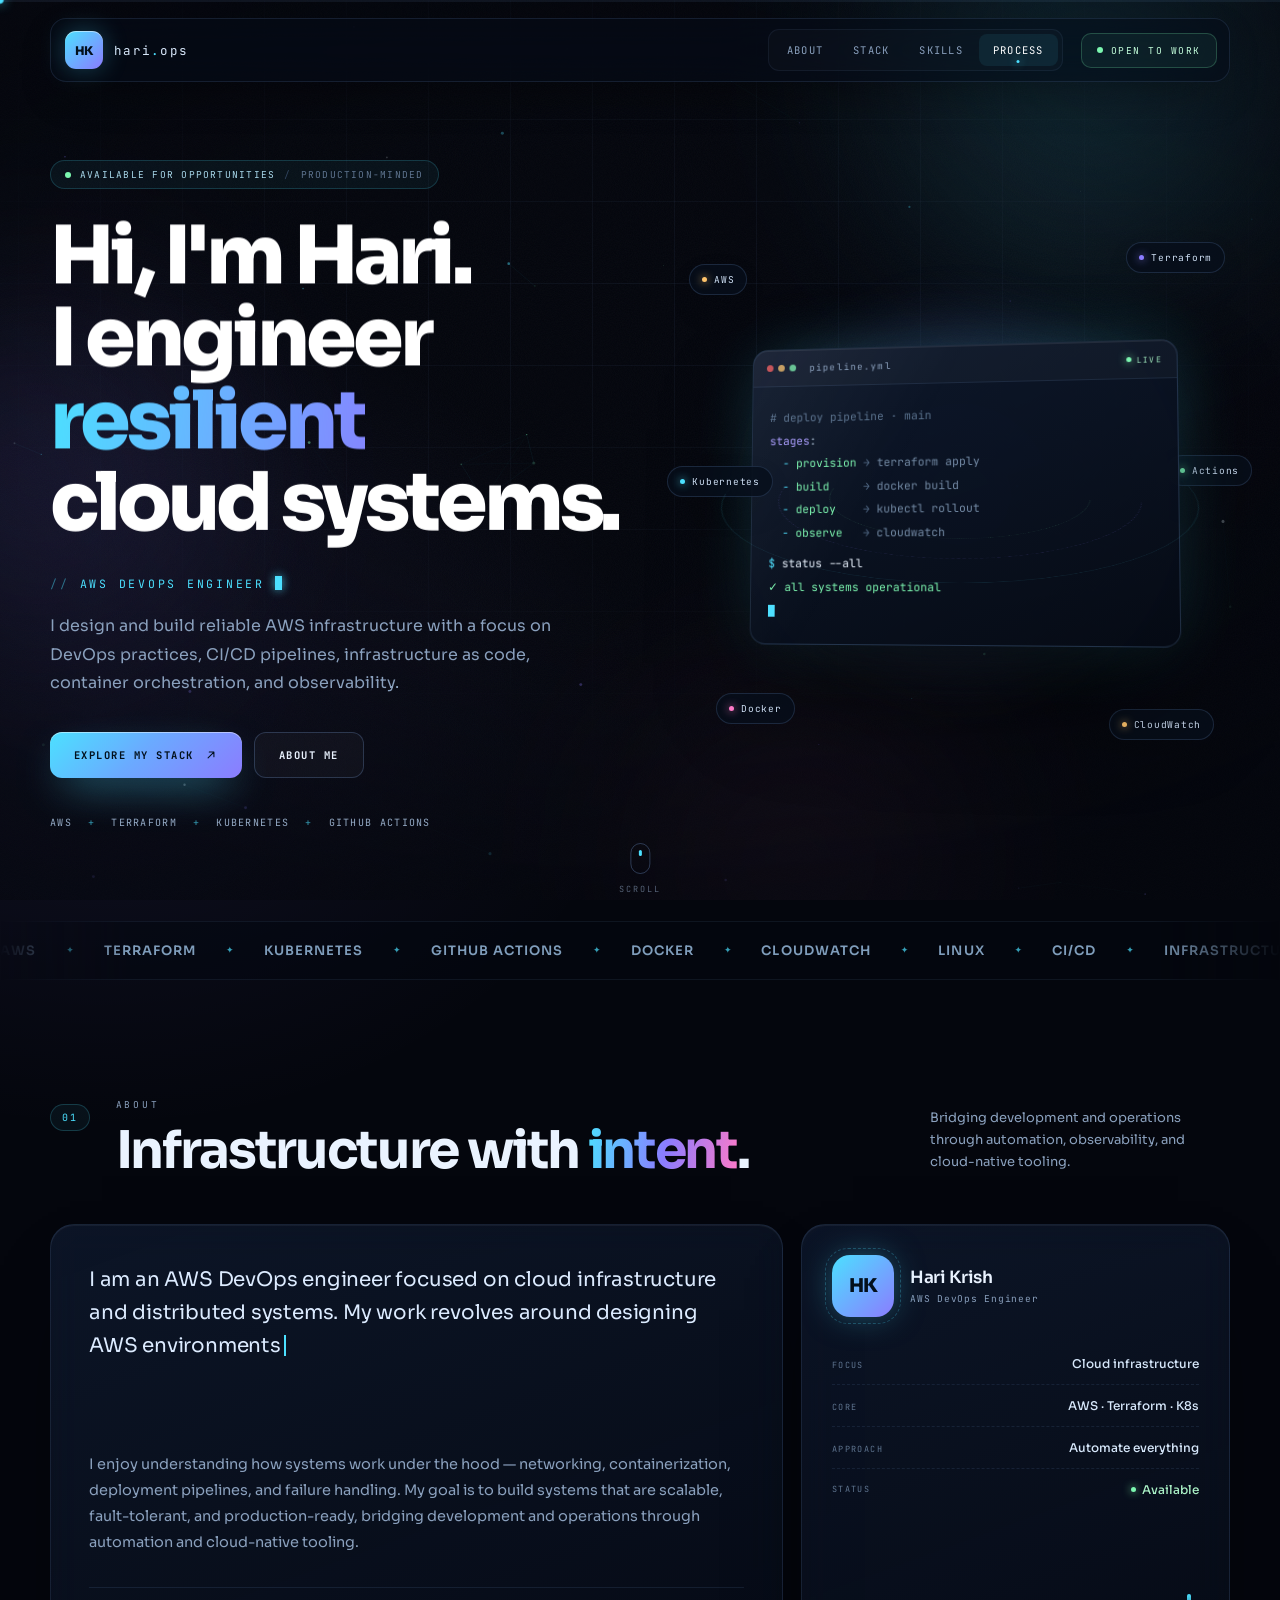
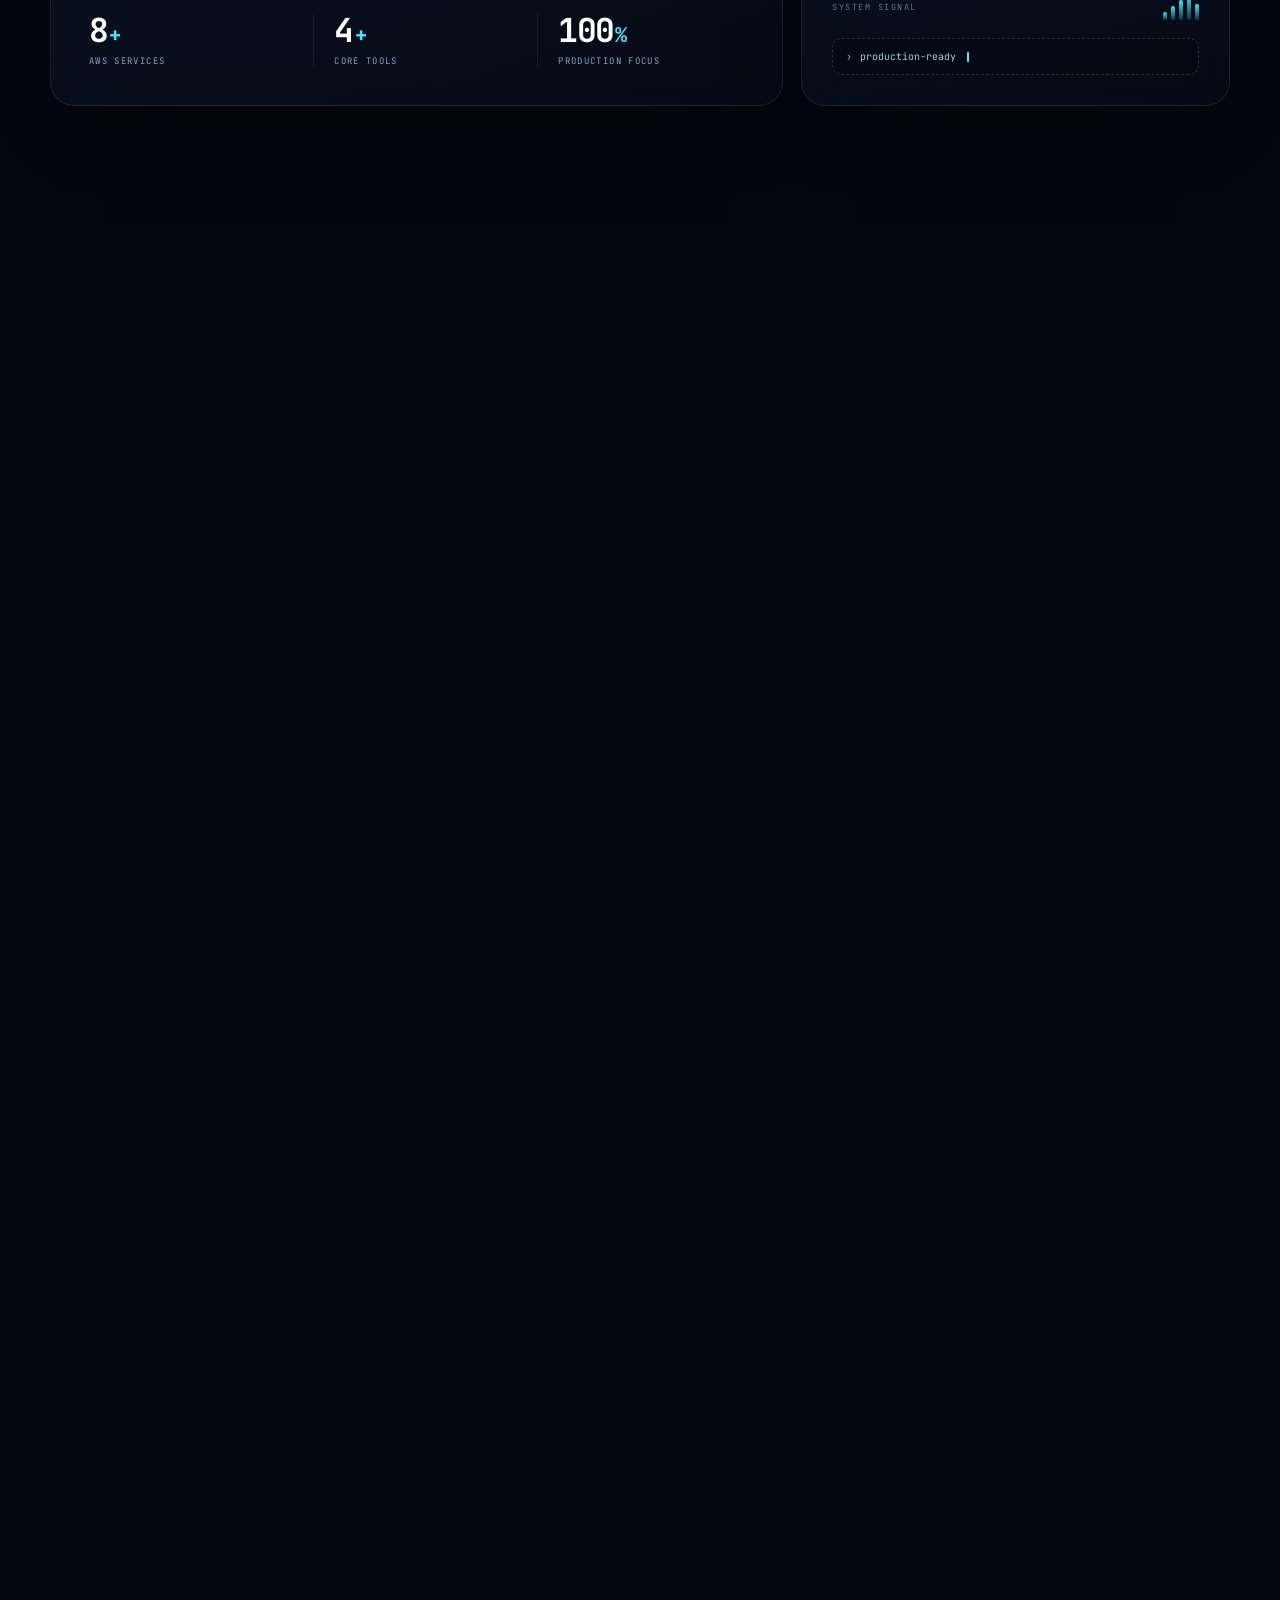
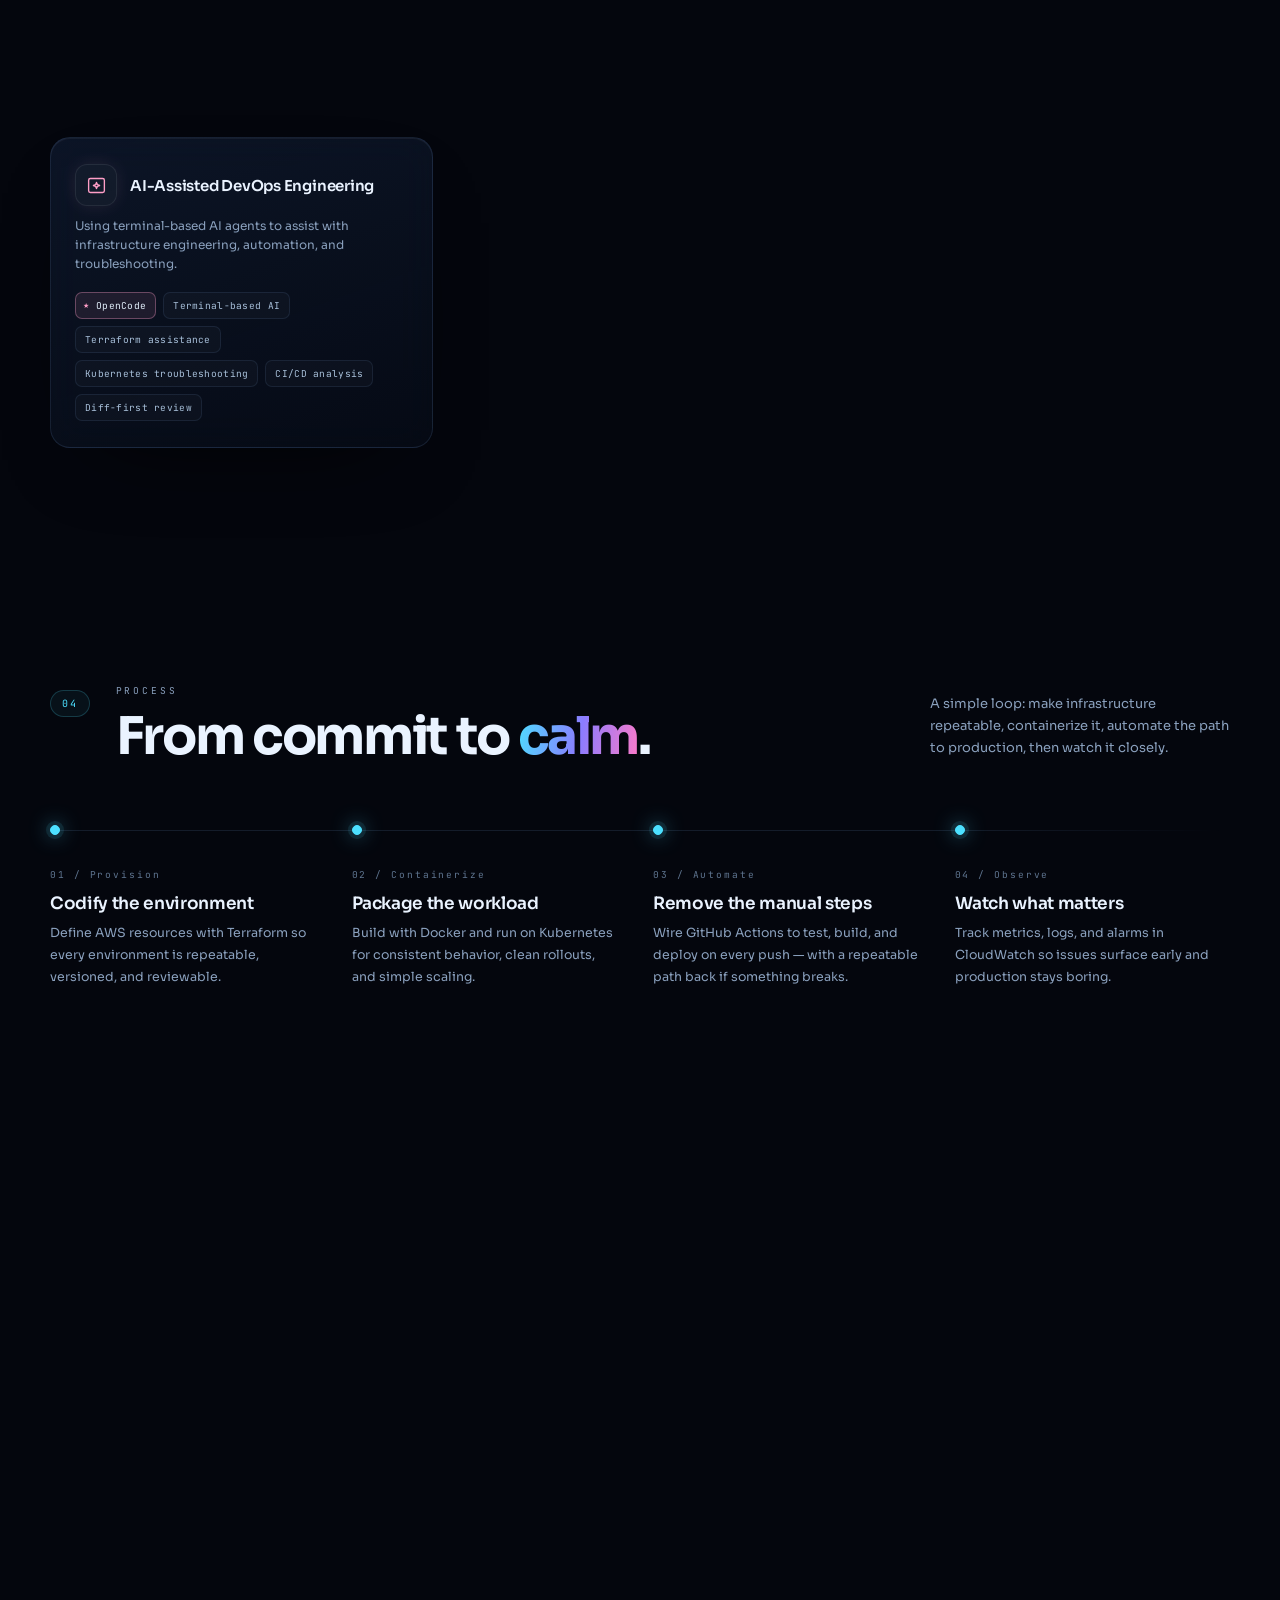
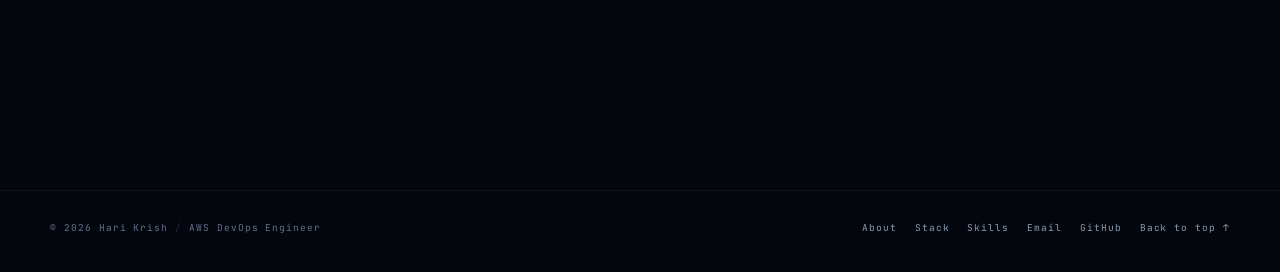
<file: public/portfolio.html>
<!doctype html>
<html lang="en">
  <head>
    <meta charset="utf-8" />
    <meta name="viewport" content="width=device-width, initial-scale=1" />
    <title>Hari Krish — AWS DevOps Engineer</title>
    <link rel="canonical" href="/index.html" />
    <meta http-equiv="refresh" content="0; url=/index.html" />
    <link rel="icon" href="data:image/svg+xml,%3Csvg xmlns='http://www.w3.org/2000/svg' viewBox='0 0 64 64'%3E%3Crect width='64' height='64' rx='16' fill='%2306111f'/%3E%3Ctext x='50%25' y='54%25' font-family='monospace' font-size='26' font-weight='700' fill='%234ce0ff' text-anchor='middle' dominant-baseline='middle'%3EHK%3C/text%3E%3C/svg%3E" />
    <style>
      :root { color-scheme: dark; }
      html, body { height: 100%; margin: 0; }
      body {
        display: grid;
        place-items: center;
        background: #040b14;
        color: #eaf3ff;
        font-family: ui-monospace, SFMono-Regular, Menlo, Consolas, monospace;
        letter-spacing: 0.18em;
        text-transform: uppercase;
        font-size: 11px;
      }
      a { color: #4ce0ff; }
    </style>
    <script>window.location.replace('/index.html');</script>
  </head>
  <body>
    <p>Redirecting to the portfolio… <a href="/index.html">Continue</a></p>
  </body>
</html>
</file>
